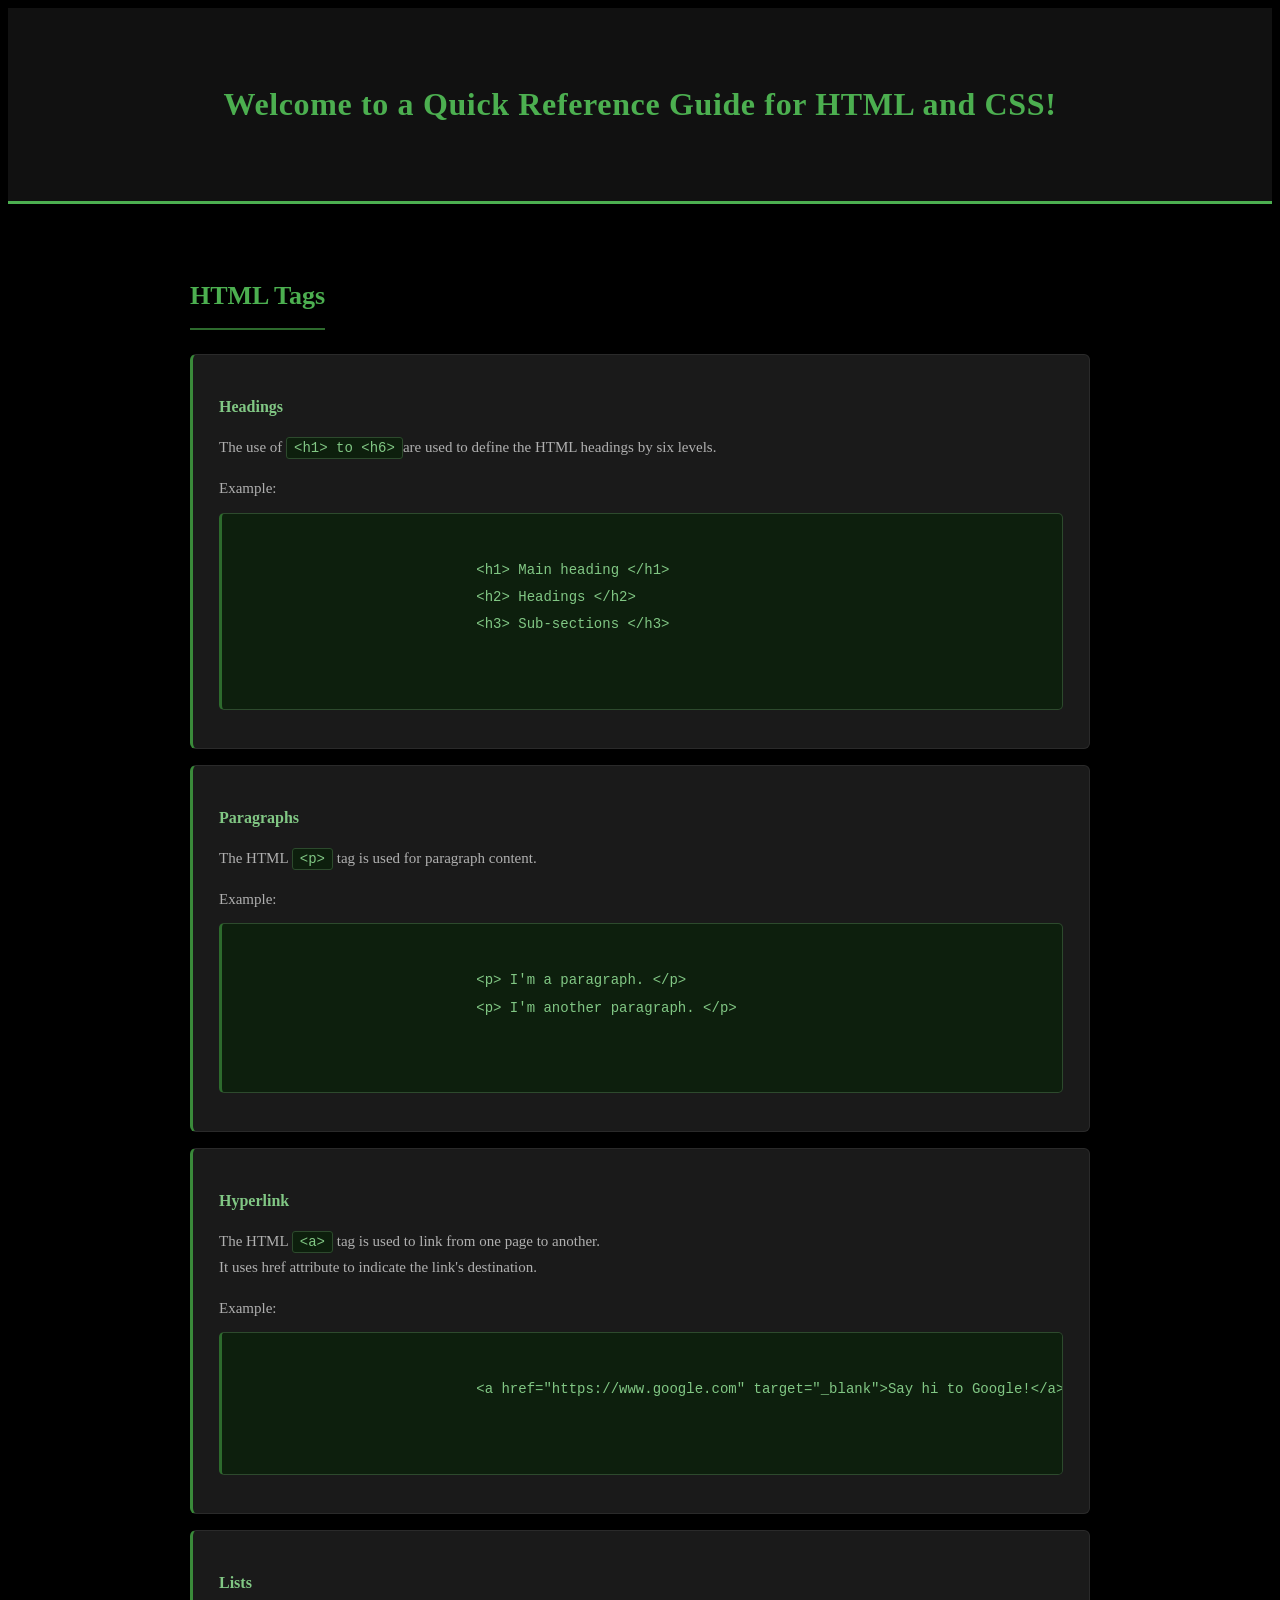
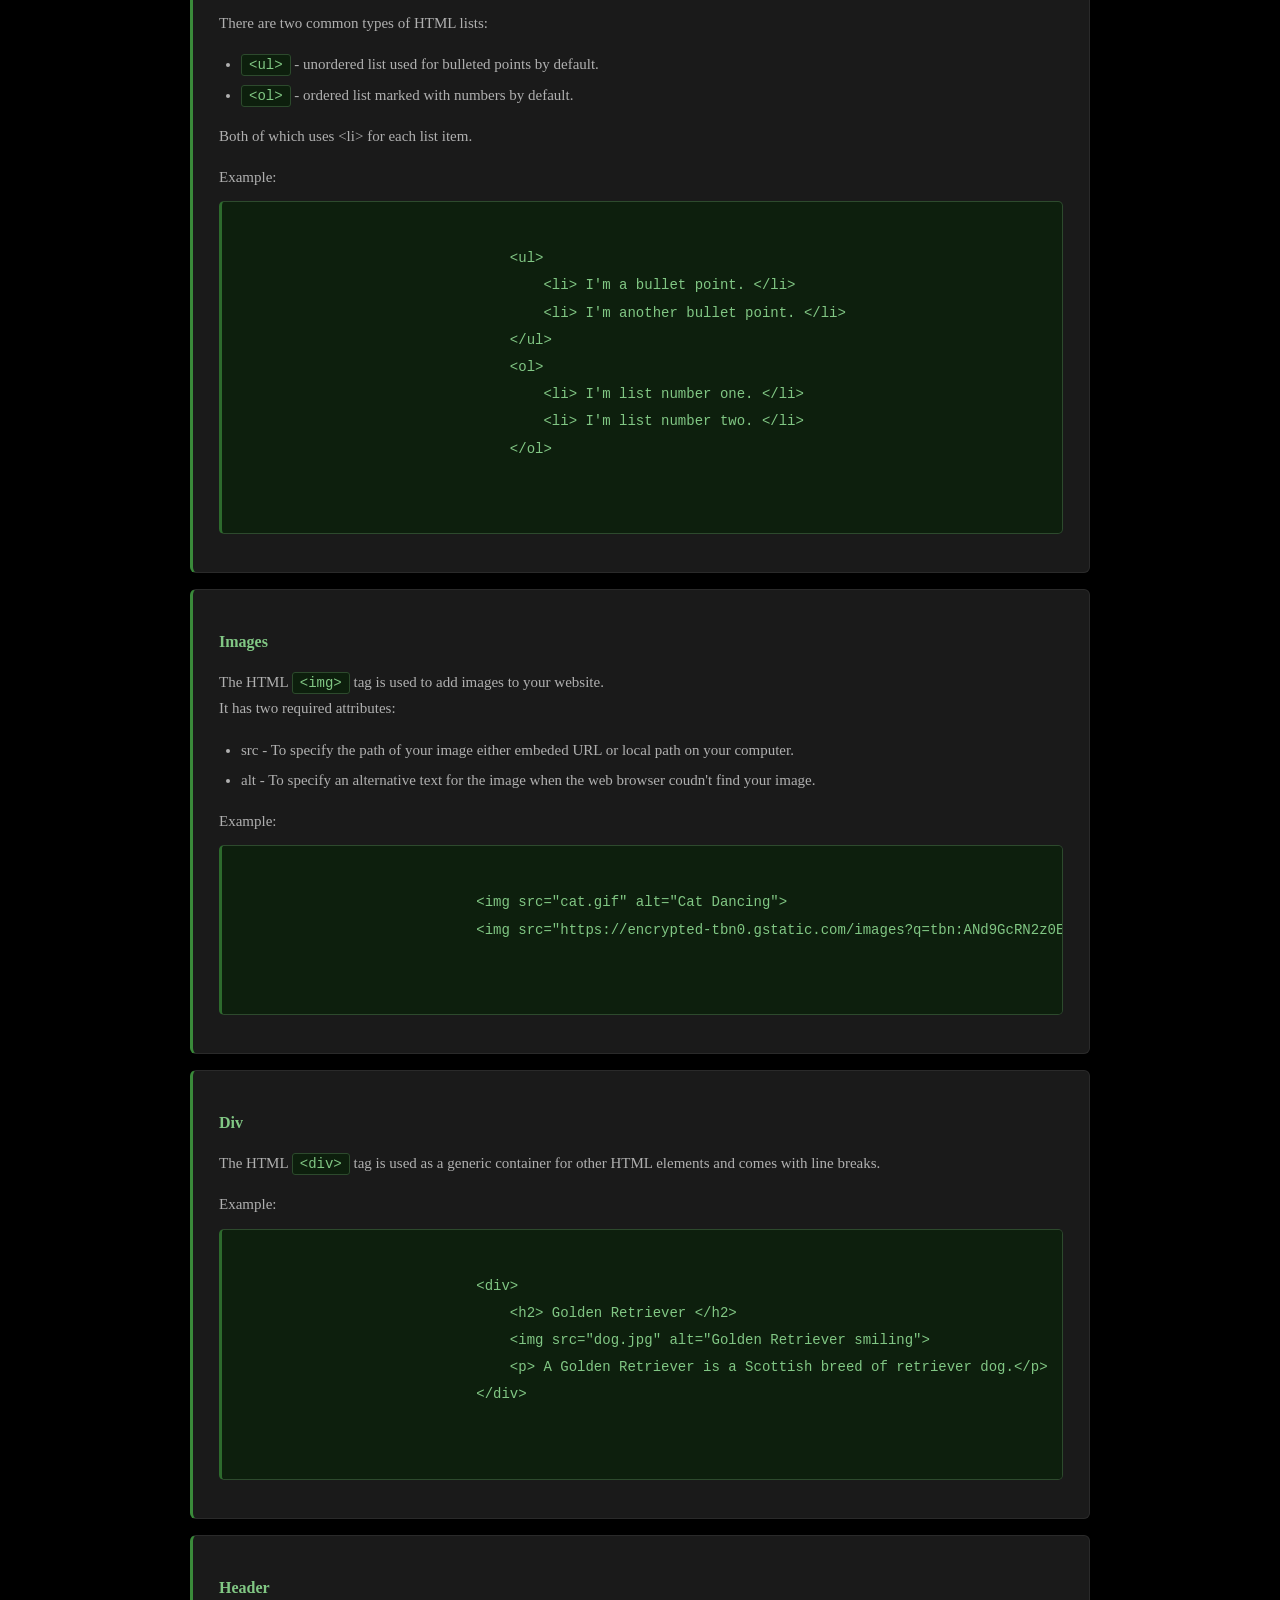
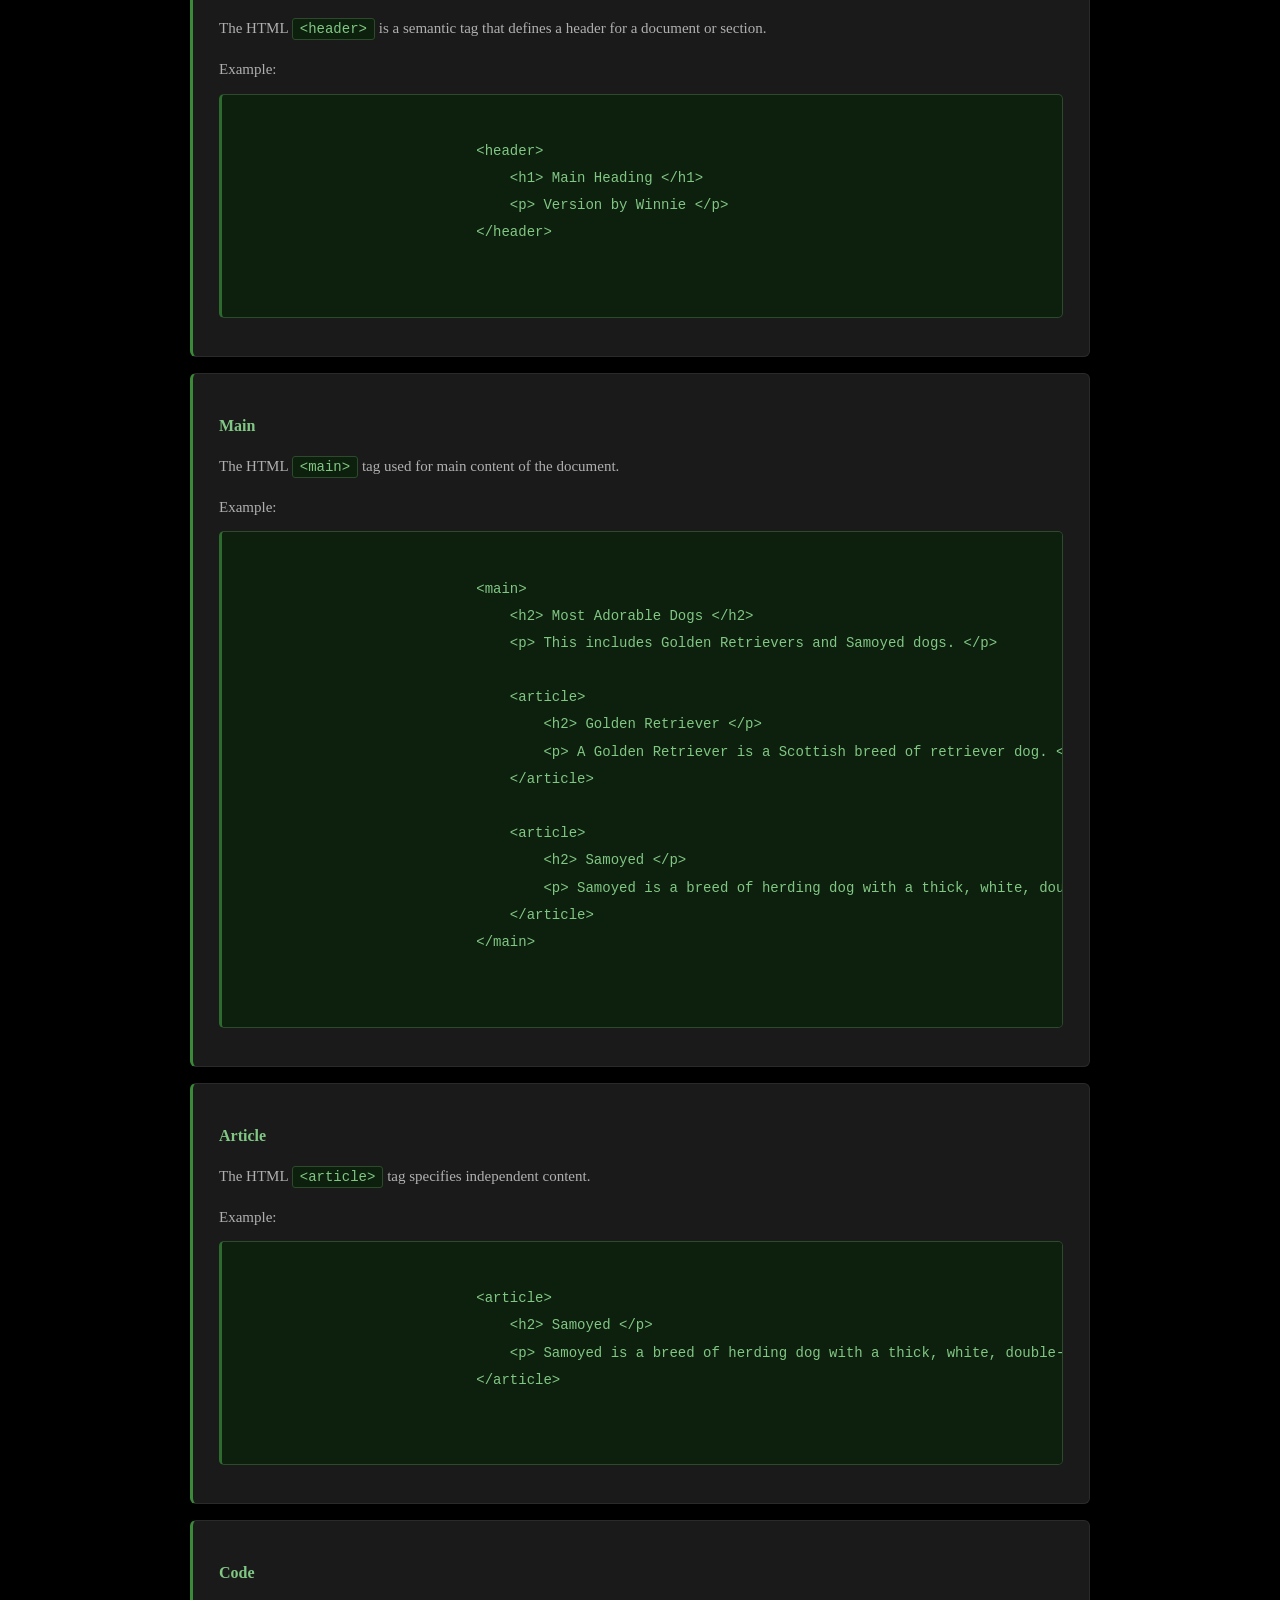
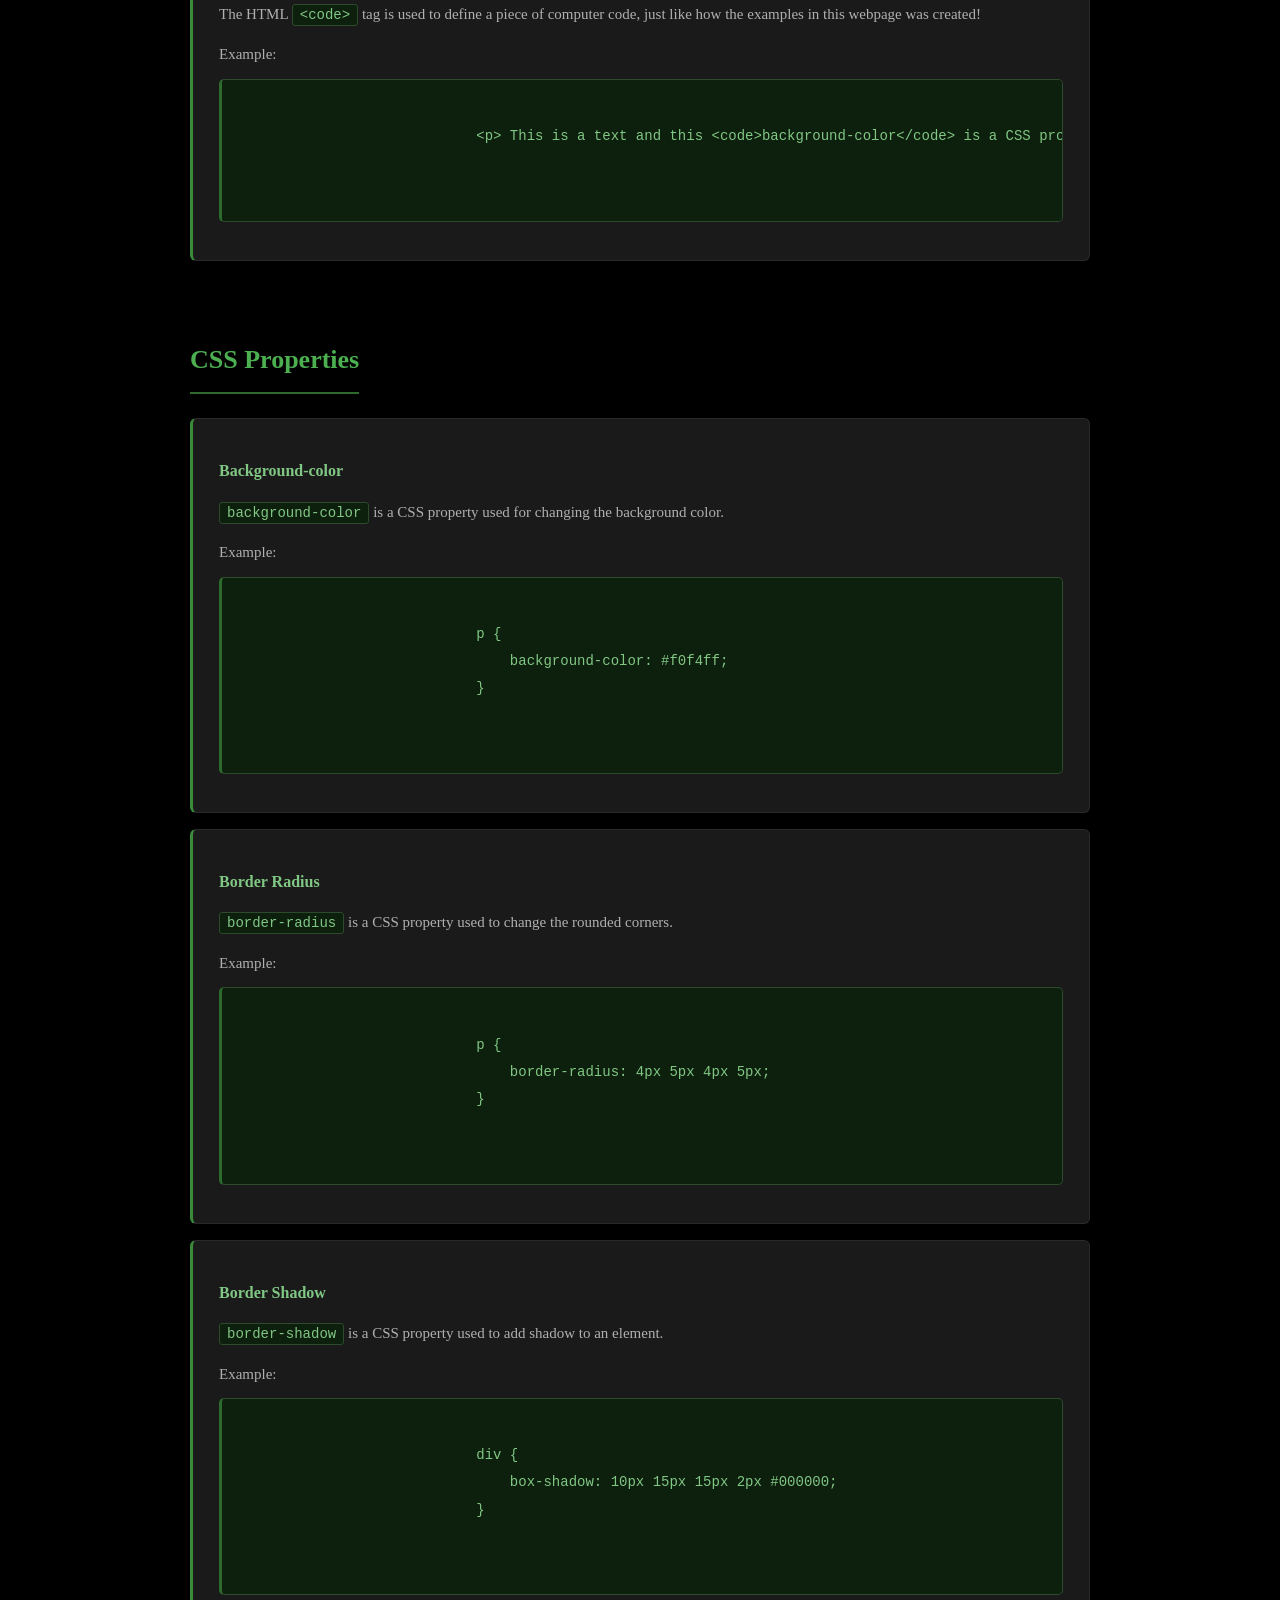
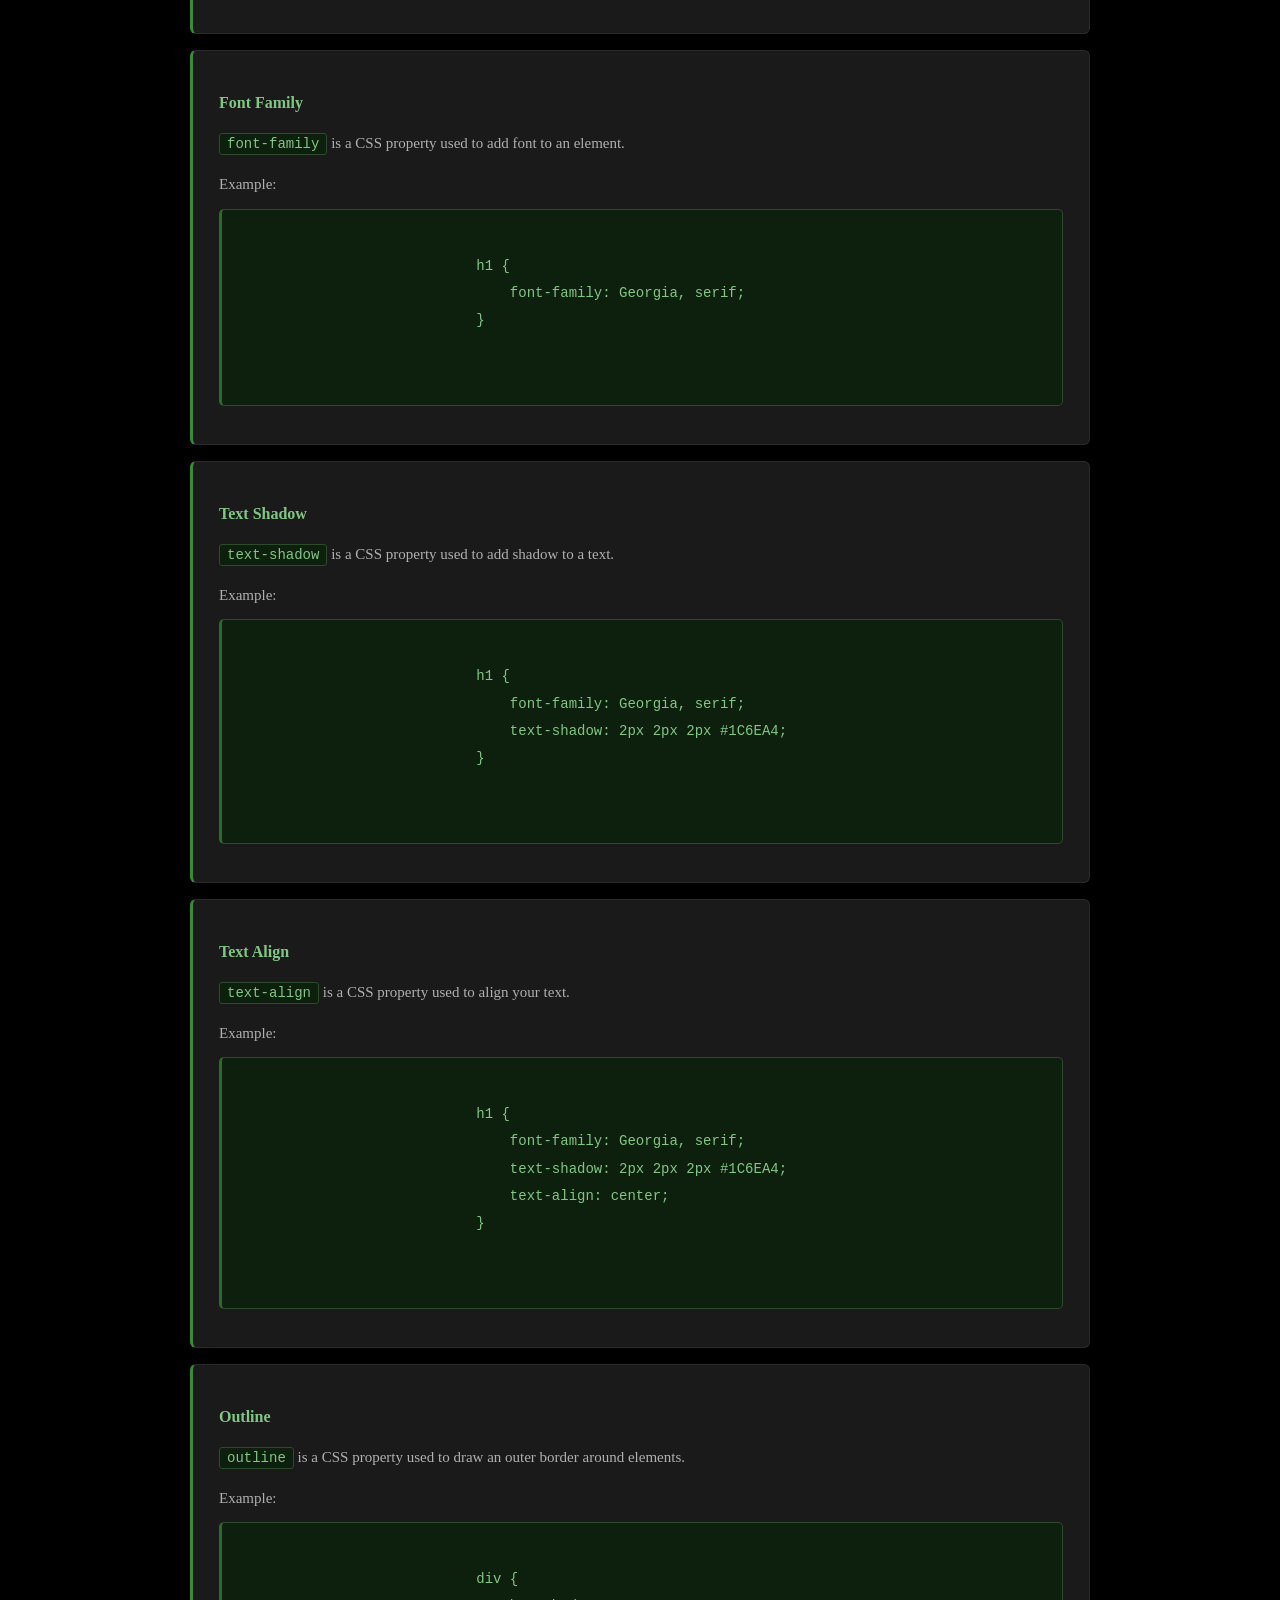
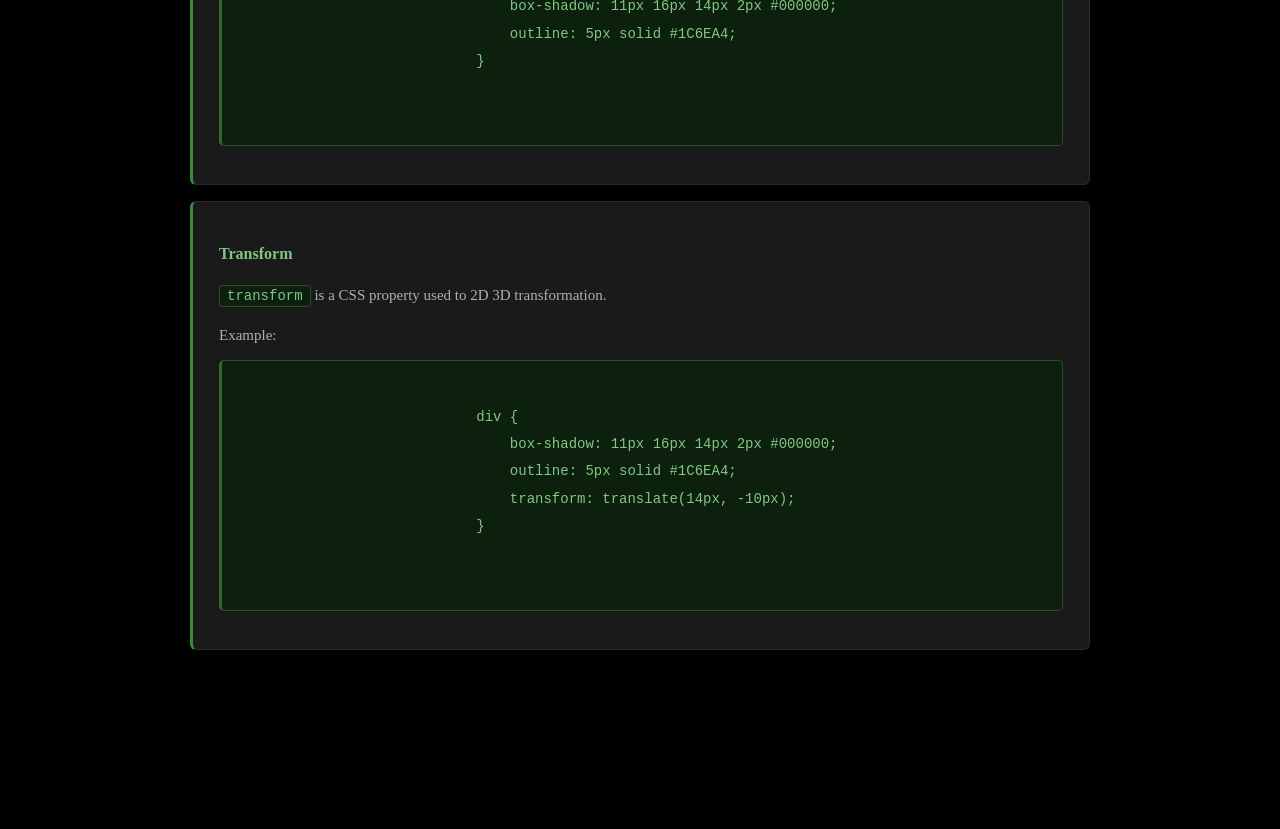
<file: Chapter-1-Introduction to HTML and CSS/01-HTML and CSS Resource/index.html>
<!DOCTYPE html>
<html lang="en">
    <head> 
        <meta charset="UTF-8"> <!-- This specifies the character encoding for the document -->
        <meta name="viewport" content="width=device-width, initial-scale=1.0"> <!-- This meta tag is used to control the layout on mobile browsers. -->
        <title>HTML and CSS Resource</title> <!-- This is the title of page seen on the broswer's tab -->
        <link rel="stylesheet" href="style.css" />
    </head>
    <body>
        <header>
            <div class="header">
            <h1> Welcome to a Quick Reference Guide for HTML and CSS!</h1>
            </div>
        </header>

        <!-- HTML TAGS-->
        <main>
            <section class="section">
                <h2 class="section-title">HTML Tags</h2>

            <!-- HEADINGS-->
                <article class="card">
                    <h3 class="card-title"> Headings</h3>
                    <p>The use of <code>&lt;h1&gt; to &lt;h6&gt;</code>are used to define the HTML headings by six levels.</p>
                    <p>Example:</p>
                    <pre>
                        <code>
                            &lt;h1&gt; Main heading &lt;/h1&gt;
                            &lt;h2&gt; Headings &lt;/h2&gt;
                            &lt;h3&gt; Sub-sections &lt;/h3&gt;
                        </code>
                    </pre>
                </article>

            <!-- PARAGRAPH -->
                <article class="card">
                    <h3 class="card-title"> Paragraphs</h3>
                    <p>The HTML <code>&lt;p&gt;</code> tag is used for paragraph content.</p>
                    <p>Example:</p>
                    <pre>
                        <code>
                            &lt;p&gt; I'm a paragraph. &lt;/p&gt;
                            &lt;p&gt; I'm another paragraph. &lt;/p&gt;
                        </code>
                    </pre>
                </article>

            <!-- A LINK-->
                <article class="card">
                    <h3 class="card-title"> Hyperlink</h3>
                    <p>The HTML <code>&lt;a&gt;</code> tag is used to link from one page to another. <br>
                        It uses href attribute to indicate the link's destination.
                    </p>
                    <p>Example:</p>
                    <pre>
                        <code>
                            &lt;a href="https://www.google.com" target="_blank">Say hi to Google!&lt;/a&gt;
                        </code>
                    </pre>
                </article>
    
            <!-- LISTS -->
                <article class="card">
                    <h3 class="card-title"> Lists</h3>
                    <p>There are two common types of HTML lists: <br>
                    <ul>
                        <li><code>&lt;ul&gt;</code> - unordered list used for bulleted points by default. <br></li>
                        <li><code>&lt;ol&gt;</code> - ordered list marked with numbers by default.</li>
                    </ul>
                    </p>
                    <p>Both of which uses &lt;li&gt; for each list item.</p>
                        <p>Example:</p>
                        <pre>
                            <code>
                                &lt;ul&gt;
                                    &lt;li&gt; I'm a bullet point. &lt;/li&gt;
                                    &lt;li&gt; I'm another bullet point. &lt;/li&gt;
                                &lt;/ul&gt;
                                &lt;ol&gt;
                                    &lt;li&gt; I'm list number one. &lt;/li&gt;
                                    &lt;li&gt; I'm list number two. &lt;/li&gt;
                                &lt;/ol&gt;
                            </code>
                        </pre>
                </article>

            <!-- IMAGES -->
                <article class="card">
                    <h3 class="card-title"> Images</h3>
                    <p>The HTML <code>&lt;img&gt;</code> tag is used to add images to your website.<br>
                        It has two required attributes: <br>
                        <ul>
                            <li> src - To specify the path of your image either embeded URL or local path on your computer.</li>
                            <li> alt - To specify an alternative text for the image when the web browser coudn't find your image. </li>
                        </ul>
                    </p>
                    <p>Example:</p>
                    <pre>
                        <code>
                            &lt;img src="cat.gif" alt="Cat Dancing"&gt; 
                            &lt;img src="https://encrypted-tbn0.gstatic.com/images?q=tbn:ANd9GcRN2z0ERwXQUqH29urPuzWueLXKhJAY6SMyAA&s" alt="Golden Retriever smiling"&gt;
                        </code>
                    </pre>
                </article>

            <!-- DIV -->
                <article class="card">
                    <h3 class="card-title"> Div</h3>
                    <p>The HTML <code>&lt;div&gt;</code> tag is used as a generic container for other HTML elements and comes with line breaks.</p>
                    <p>Example:</p>
                    <pre>
                        <code>
                            &lt;div&gt;
                                &lt;h2&gt; Golden Retriever &lt;/h2&gt;
                                &lt;img src="dog.jpg" alt="Golden Retriever smiling"&gt;
                                &lt;p&gt; A Golden Retriever is a Scottish breed of retriever dog.&lt;/p&gt;
                            &lt;/div&gt;
                        </code>
                    </pre>
                </article>
            
            <!-- HEADER -->
                <article class="card">
                    <h3 class="card-title"> Header</h3>
                    <p>The HTML <code>&lt;header&gt;</code> is a semantic tag that defines a header for a document or section.</p>
                    <p>Example:</p>
                    <pre>
                        <code>
                            &lt;header&gt;
                                &lt;h1&gt; Main Heading &lt;/h1&gt;
                                &lt;p&gt; Version by Winnie &lt;/p&gt;
                            &lt;/header&gt;
                        </code>
                    </pre>
                </article>
        
            <!-- MAIN -->
                <article class="card">
                    <h3 class="card-title"> Main</h3>
                    <p>The HTML <code>&lt;main&gt;</code> tag used for main content of the document.</p>
                    <p>Example:</p>
                    <pre>
                        <code>
                            &lt;main&gt;
                                &lt;h2&gt; Most Adorable Dogs &lt;/h2&gt;
                                &lt;p&gt; This includes Golden Retrievers and Samoyed dogs. &lt;/p&gt;
                            
                                &lt;article&gt;
                                    &lt;h2&gt; Golden Retriever &lt;/p&gt;
                                    &lt;p&gt; A Golden Retriever is a Scottish breed of retriever dog. &lt;/p&gt;
                                &lt;/article&gt;

                                &lt;article&gt;
                                    &lt;h2&gt; Samoyed &lt;/p&gt;
                                    &lt;p&gt; Samoyed is a breed of herding dog with a thick, white, double-layered coat. &lt;/p&gt;
                                &lt;/article&gt;
                            &lt;/main&gt;
                        </code>
                    </pre>
                </article>
        
            <!-- ARTICLE -->
                <article class="card">
                    <h3 class="card-title"> Article</h3>
                    <p>The HTML <code>&lt;article&gt;</code> tag specifies independent content.</p>
                    <p>Example:</p>
                    <pre>
                        <code>
                            &lt;article&gt;
                                &lt;h2&gt; Samoyed &lt;/p&gt;
                                &lt;p&gt; Samoyed is a breed of herding dog with a thick, white, double-layered coat. &lt;/p&gt;
                            &lt;/article&gt;
                        </code>
                    </pre>
                </article>
        
            <!-- CODE -->
                <article class="card">
                    <h3 class="card-title"> Code</h3>
                    <p>The HTML <code>&lt;code&gt;</code> tag is used to define a piece of computer code, just like how the examples in this webpage was created! </p>
                    <p>Example:</p>
                    <pre>
                        <code>
                            &lt;p&gt; This is a text and this &lt;code&gt;background-color&lt;/code&gt; is a CSS property code.&lt;/p&gt;
                        </code>
                    </pre>
                </article>
            </section>

            <!-- CSS properties-->
            <section class="section">
                <h2 class="section-title">CSS Properties</h2>

            <!-- BACKGROUND COLOR -->
                <article class="card">
                    <h3 class="card-title"> Background-color</h3>
                    <p> <code>background-color</code> is a CSS property used for changing the background color.</p>
                    <p>Example:</p>
                    <pre>
                        <code>
                            p {
                                background-color: #f0f4ff;
                            }
                        </code>
                    </pre>
                </article>

            <!-- BORDER RADIUS -->
                <article class="card">
                    <h3 class="card-title"> Border Radius</h3>
                    <p> <code>border-radius</code> is a CSS property used to change the rounded corners.</p>
                    <p>Example:</p>
                    <pre>
                        <code>
                            p {
                                border-radius: 4px 5px 4px 5px;
                            }
                        </code>
                    </pre>
                </article>

                <!-- BORDER SHADOW -->
                <article class="card">
                    <h3 class="card-title"> Border Shadow</h3>
                    <p> <code>border-shadow</code> is a CSS property used to add shadow to an element.</p>
                    <p>Example:</p>
                    <pre>
                        <code>
                            div {
                                box-shadow: 10px 15px 15px 2px #000000;
                            }
                        </code>
                    </pre>
                </article>

                <!-- FONT-FAMILY -->
                <article class="card">
                    <h3 class="card-title"> Font Family</h3>
                    <p> <code>font-family</code> is a CSS property used to add font to an element.</p>
                    <p>Example:</p>
                    <pre>
                        <code>
                            h1 {
                                font-family: Georgia, serif;
                            }
                        </code>
                    </pre>
                </article>

                <!-- TEXT SHADOW -->
                <article class="card">
                    <h3 class="card-title"> Text Shadow</h3>
                    <p> <code>text-shadow</code> is a CSS property used to add shadow to a text.</p>
                    <p>Example:</p>
                    <pre>
                        <code>
                            h1 {
                                font-family: Georgia, serif;
                                text-shadow: 2px 2px 2px #1C6EA4;
                            }
                        </code>
                    </pre>
                </article>

                <!-- TEXT ALIGN -->
                <article class="card">
                    <h3 class="card-title"> Text Align</h3>
                    <p> <code>text-align</code> is a CSS property used to align your text.</p>
                    <p>Example:</p>
                    <pre>
                        <code>
                            h1 {
                                font-family: Georgia, serif;
                                text-shadow: 2px 2px 2px #1C6EA4;
                                text-align: center;
                            }
                        </code>
                    </pre>
                </article>

                <!-- OUTLINE -->
                <article class="card">
                    <h3 class="card-title"> Outline</h3>
                    <p> <code>outline</code> is a CSS property used to draw an outer border around elements.</p>
                    <p>Example:</p>
                    <pre>
                        <code>
                            div {
                                box-shadow: 11px 16px 14px 2px #000000;
                                outline: 5px solid #1C6EA4;
                            }
                        </code>
                    </pre>
                </article>

                <!-- TRANSFORM -->
                <article class="card">
                    <h3 class="card-title"> Transform</h3>
                    <p> <code>transform</code> is a CSS property used to 2D 3D transformation.</p>
                    <p>Example:</p>
                    <pre>
                        <code>
                            div {
                                box-shadow: 11px 16px 14px 2px #000000; 
                                outline: 5px solid #1C6EA4;
                                transform: translate(14px, -10px);
                            }
                        </code>
                    </pre>
                </article>
            </section>
        </main>
    </body>
</html>
</file>
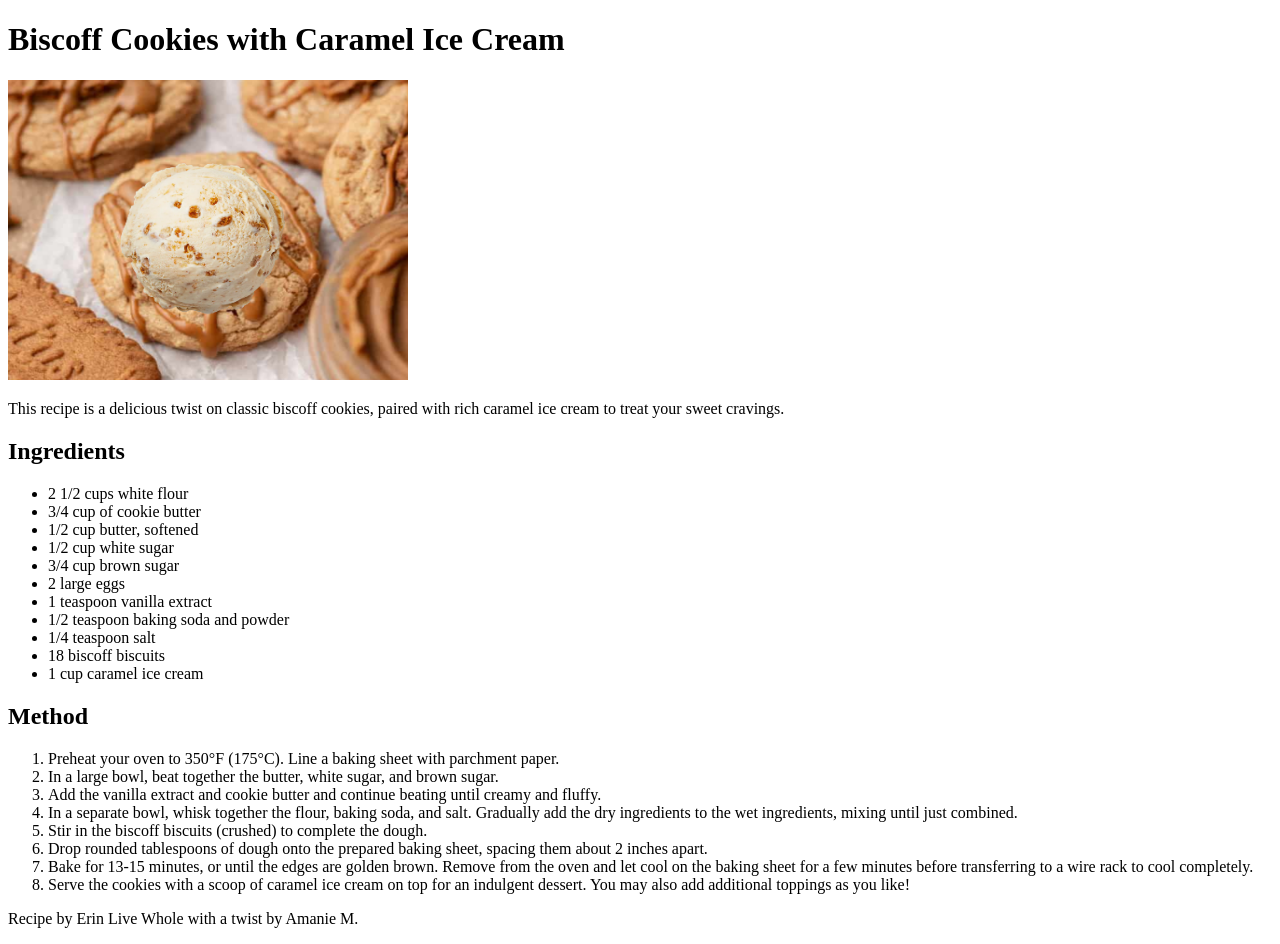
<file: Chapter-1-Introduction to HTML and CSS/01-RecipePage/index.html>
<!DOCTYPE html>
<html lang="en"> <!-- This is the main HTML tag that defines the language of the document which is English -->
    <head> <!-- This is the head section of the document. Mostly used for metadata and CSS styles -->
        <meta charset="UTF-8"> <!-- This specifies the character encoding for the document -->
        <meta name="viewport" content="width=device-width, initial-scale=1.0"> <!-- This meta tag is used to control the layout on mobile browsers. -->
        <title>Recipe Page</title> <!-- This is the title of page seen on the broswer's tab -->
    </head>
    <body> <!-- This is the body section of the document. This is where the actual content of the page goes -->
        <header> <!-- This is the header section of the document -->
            <h1>Biscoff Cookies with Caramel Ice Cream</h1>
            <img src="Cookie_Biscoff.png" alt="Biscoff Cookie w/ Caramel Ice Cream" width="400" height="300"> <!-- This is an image tag for displaying the cookie image -->
        </header> 
        <main> <!-- This is the main content section of the document-->
            <section> <!-- This is the actual section for the recipe content-->
                <p>This recipe is a delicious twist on classic biscoff cookies, paired with rich caramel ice cream to treat your sweet cravings.</p> <!-- This is description for the recipe, hence to why I used <p> tag to make the text in a paragraph -->
                <h2>Ingredients</h2> <!-- This is the heading for the ingredients section. <h2> was used because it is a subheading to the main heading -->
                <ul> <!-- This is an unordered list for the ingredients section. <ul> was used because it in a bullet point format (not in ordered list) -->
                    <li>2 1/2 cups white flour</li> <!-- <li> was used as a list item -->
                    <li>3/4 cup of cookie butter</li>
                    <li>1/2 cup butter, softened</li>
                    <li>1/2 cup white sugar</li>
                    <li>3/4 cup brown sugar</li>
                    <li>2 large eggs</li>
                    <li>1 teaspoon vanilla extract</li>
                    <li>1/2 teaspoon baking soda and powder</li>
                    <li>1/4 teaspoon salt</li>
                    <li>18 biscoff biscuits</li>
                    <li>1 cup caramel ice cream</li>
                </ul>
                <h2>Method</h2> <!-- This is the heading for the method section. <h2> was used because it is a subheading to the main heading -->
                <ol> <!-- This is an ordered list for the method section. <ol> was used because it in a numbered format -->
                    <li>Preheat your oven to 350°F (175°C). Line a baking sheet with parchment paper.</li>
                    <li>In a large bowl, beat together the butter, white sugar, and brown sugar.</li>
                    <li>Add the vanilla extract and cookie butter and continue beating until creamy and fluffy.</li>
                    <li>In a separate bowl, whisk together the flour, baking soda, and salt. Gradually add the dry ingredients to the wet ingredients, mixing until just combined.</li>
                    <li>Stir in the biscoff biscuits (crushed) to complete the dough.</li>
                    <li>Drop rounded tablespoons of dough onto the prepared baking sheet, spacing them about 2 inches apart.</li>
                    <li>Bake for 13-15 minutes, or until the edges are golden brown. Remove from the oven and let cool on the baking sheet for a few minutes before transferring to a wire rack to cool completely.</li>
                    <li>Serve the cookies with a scoop of caramel ice cream on top for an indulgent dessert. You may also add additional toppings as you like!</li>
                </ol>
            </section>
        </main>
        <footer><p>Recipe by Erin Live Whole with a twist by Amanie M.</p></footer> <!-- This is the footer section of the document -->
    </body>
</html>
</file>
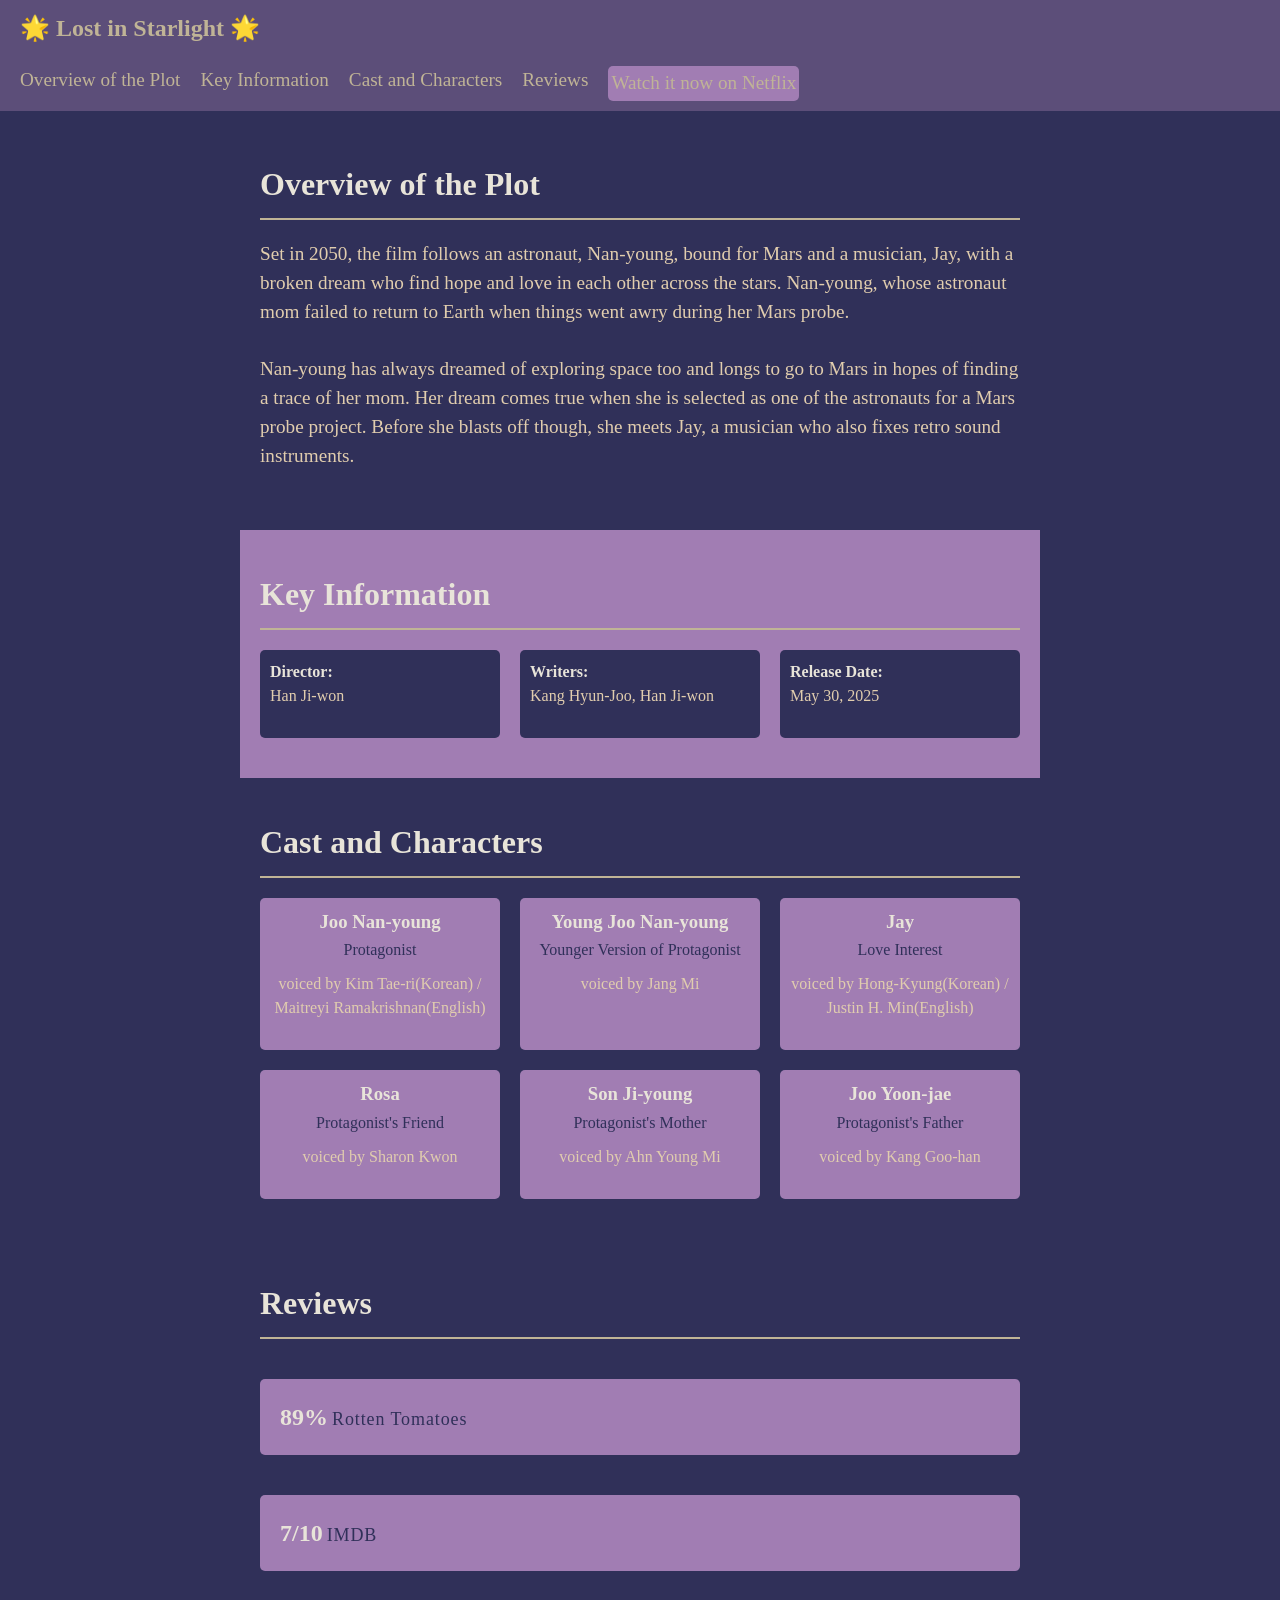
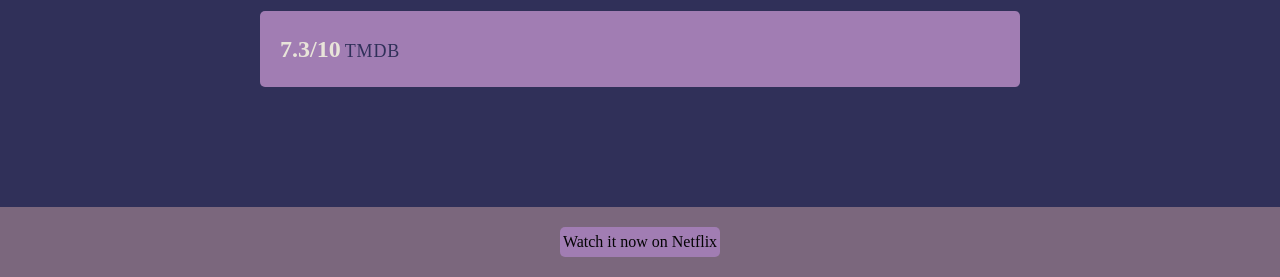
<file: Chapter-2-Links and navigation/02-OnepageWebsite/index.html>
<!DOCTYPE html>
<html lang="en">
    <head>
        <meta charset="UTF-8"> <!-- This specifies the character encoding for the document -->
        <meta name="viewport" content="width=device-width, initial-scale=1.0">
        <title>Lost in Starlight</title>
        <link rel="stylesheet" href="Onepage.css" />
    </head>
    <body> <!-- overview of the plot, key information, cast and/or creative team, characters and any reviews you can find-->
        
        <!-- NAVIGATION -->
        <nav class="navibar"> <!-- nav bar at the top which allows the user to quickly navigate to sections further down the page (anchor Ids) -->
            <span>
                <h1>🌟 Lost in Starlight 🌟</h1>
            </span>
                <ul class="navi-link">
                    <li><a href="#Plot">Overview of the Plot</a></li>
                    <li><a href="#Information">Key Information</a></li>
                    <li><a href="#cast-and-characters">Cast and Characters</a></li>
                    <li><a href="#reviews">Reviews</a></li>
                    <li>
                        <a href="https://www.google.com/url?sa=t&source=web&rct=j&opi=89978449&url=https://www.netflix.com/title/81664623&ved=2ahUKEwixhPTckP2TAxW_UaQEHcxuLFoQFnoECCAQAQ&usg=AOvVaw22NrYnWTuZ1JkoyhBs_9R2" target="_blank" class="button">Watch it now on Netflix</a>
                    </li>
                </ul>
        </nav> 
        
        <!-- PLOT  -->
        <section id="Plot" class="overview">
            <h2 class="section-heading">Overview of the Plot</h2>
            <div class="overview-content">
                <p> Set in 2050, the film follows an astronaut, Nan-young, bound for Mars and a musician, Jay, with a broken dream who find hope and love in each other across the stars. Nan-young, whose astronaut mom failed to return to Earth when things went awry during her Mars probe. <br></br> Nan-young has always dreamed of exploring space too and longs to go to Mars in hopes of finding a trace of her mom. Her dream comes true when she is selected as one of the astronauts for a Mars probe project. Before she blasts off though, she meets Jay, a musician who also fixes retro sound instruments.</p>
            </div>
        </section>

        <!-- KEY INFORMATION -->

        <section id="Information" class="key-dark">
            <h2 class="section-heading">Key Information</h2>
            <div class="key-grid">
                <div class="key-card">
                    <span class="key-label">Director:</span>
                    <p>Han Ji-won</p>
                </div>
                <div class="key-card">
                    <span class="key-label">Writers:</span>
                    <p>Kang Hyun-Joo, Han Ji-won</p>
                </div>
                <div class="key-card">
                    <span class="key-label">Release Date:</span>
                    <p>May 30, 2025</p>
                </div>
            </div>
        </section>

        <!-- CAST AND CHARACTERS -->

        <section id="cast-and-characters" class="overview">
            <h2 class="section-heading">Cast and Characters</h2>
            <div class="cast-content">

                <!-- Cast Cards-->
                <div class="cast-card">
                    <div class="cast-info">
                        <h3 class="cast-name">Joo Nan-young</h3> 
                        <p class="cast-role"> Protagonist</p>
                        <p class="cast-voice">voiced by Kim Tae-ri(Korean) / Maitreyi Ramakrishnan(English)</p>
                    </div>
                </div>
                <div class="cast-card">
                    <div class="cast-info">
                        <h3 class="cast-name">Young Joo Nan-young</h3>
                        <p class="cast-role"> Younger Version of Protagonist</p>
                        <p class="cast-voice">voiced by Jang Mi</p>
                    </div>
                </div>
                <div class="cast-card">
                    <div class="cast-info">
                        <h3 class="cast-name">Jay</h3>
                        <p class="cast-role"> Love Interest</p>
                        <p class="cast-voice">voiced by Hong-Kyung(Korean) / Justin H. Min(English)</p>
                    </div>
                </div>
                <div class="cast-card">
                    <div class="cast-info">
                        <h3 class="cast-name">Rosa</h3>
                        <p class="cast-role"> Protagonist's Friend</p>
                        <p class="cast-voice">voiced by Sharon Kwon</p>
                    </div>
                </div>
                <div class="cast-card">
                    <div class="cast-info">
                        <h3 class="cast-name">Son Ji-young</h3>
                        <p class="cast-role"> Protagonist's Mother</p>
                        <p class="cast-voice">voiced by Ahn Young Mi</p>
                    </div>
                </div>
                <div class="cast-card">
                    <div class="cast-info">
                        <h3 class="cast-name">Joo Yoon-jae</h3>
                        <p class="cast-role"> Protagonist's Father</p>
                        <p class="cast-voice">voiced by Kang Goo-han</p>
                    </div>
                </div>
            </div>
        </section>

        <!-- REVIEWS -->
        <section id="reviews" class="review-content">
            <h2 class="section-heading">Reviews</h2>

            <div class="review">
                <span class="review-rate">89%</span>
                <span class="review-source">Rotten Tomatoes</span>
            </div>
            <div class="review">
                <span class="review-rate">7/10</span>
                <span class="review-source">IMDB</span>
            </div>
            <div class="review">
                <span class="review-rate">7.3/10</span>
                <span class="review-source">TMDB</span>
            </div>
        </section>

        <!-- FOOTER -->
        <footer class="footer">
            <a href="https://www.google.com/url?sa=t&source=web&rct=j&opi=89978449&url=https://www.netflix.com/title/81664623&ved=2ahUKEwixhPTckP2TAxW_UaQEHcxuLFoQFnoECCAQAQ&usg=AOvVaw22NrYnWTuZ1JkoyhBs_9R2" target="_blank" class="button">Watch it now on Netflix</a>
        </footer>
    </body>
</html>
</file>
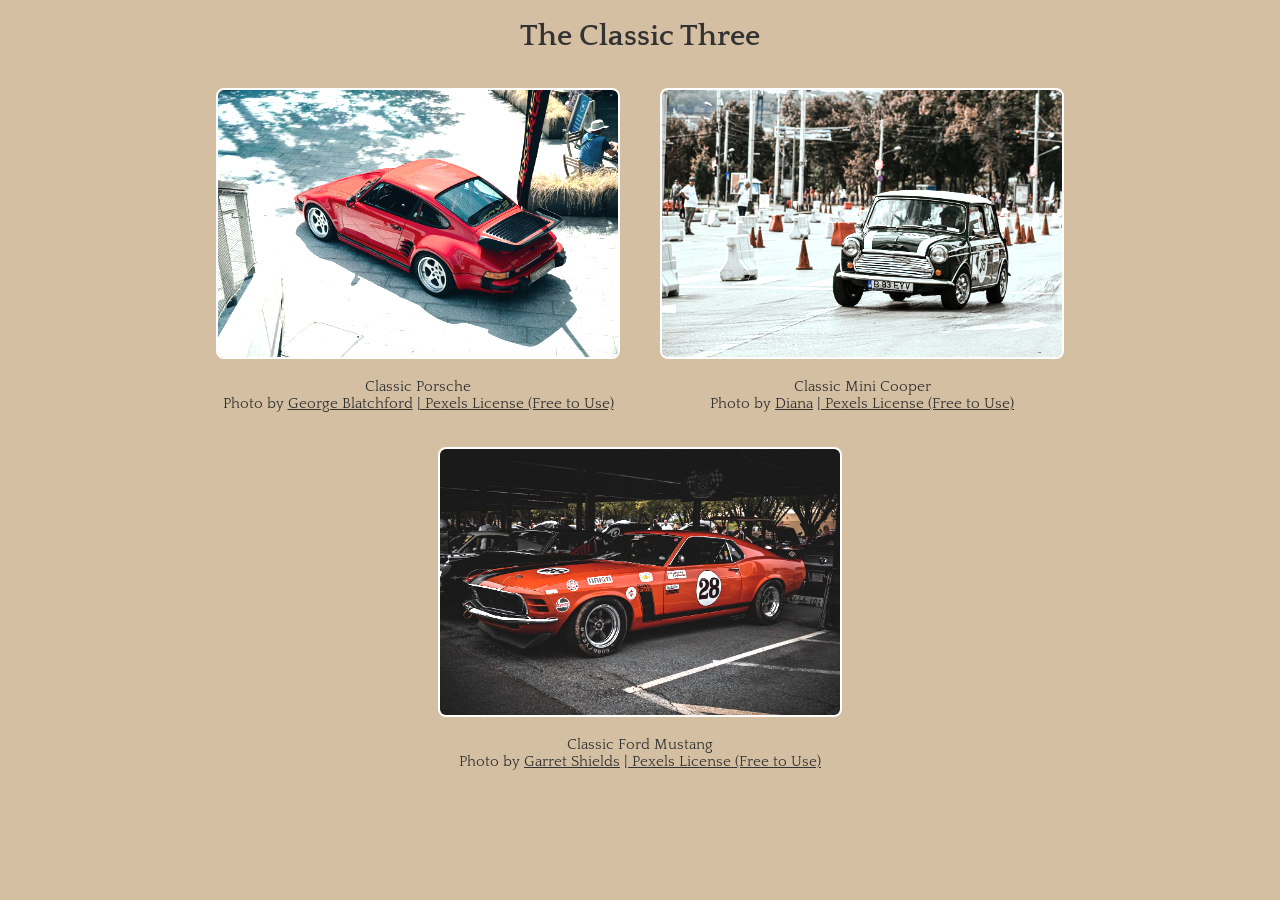
<file: Chapter-3-Images/03-ThreeImages/index.html>
<!DOCTYPE html>
<html lang="en">
    <head>
        <meta charset="UTF-8"> <!-- This specifies the character encoding for the document -->
        <meta name="viewport" content="width=device-width, initial-scale=1.0"> <!-- This meta tag is used to control the layout on mobile browsers. -->
        <link rel="preconnect" href="https://fonts.googleapis.com">
        <link rel="preconnect" href="https://fonts.gstatic.com" crossorigin>
        <link href="https://fonts.googleapis.com/css2?family=Quattrocento:wght@400;700&family=Workbench&display=swap" rel="stylesheet">
        <title>The Classic Three</title> <!-- This is the title of page seen on the broswer's tab -->
        
        <!-- CSS styles for the whole page -->
        
        <style>
            /* CSS styles for body section; paragraph and link elements */
            p,a,body {
                font-family: 'Quattrocento', serif;
                font-size: 15px;
                color: #333;
                margin: 5px 0;
            }
            body {
                background-color: rgb(212, 191, 162);
            }
            /* CSS styles for h1 element */
            h1 {
                font-family: 'Quattrocento', serif;
                font-size: 30px;
                color: #333;
                margin: 20px 0;
                text-align: center;
            }
            /* CSS styles for img element */
            img {
                filter: grayscale(30%) brightness(1.5) contrast(1); /* This filter adds a vintage effect to the images */
                margin: 10px;
                border: 2px solid #ccc;
                border-radius: 8px;
            }
            /* CSS styles for class "pic-content" */
            .pic-content {
                display: flex;
                flex-wrap: wrap;
                gap: 10px;
                justify-content: center;
            }
            /* CSS styles for class "pic-card" */
            .pic-card {
                padding: 5px;
                border-radius: 5px;
                text-align: center;
            }
        </style>
    </head>
    <body>
        <h1>The Classic Three</h1>
        <div class="pic-content">
            <div class="pic-card">
                <img src="images-3/classic-porsche.jpg" alt="Classic Porsche" width="400" height="auto" title="Photo by George Blatchford"> <!-- This is an image tag for displaying the first image with title, alt attributes -->
                <p>Classic Porsche<br> Photo by 
                    <a href="https://www.pexels.com/@george-blatchford-2159158855/" target="_blank">George Blatchford</a>
                    <a href="https://www.pexels.com/photo/classic-red-sports-car-parked-outdoors-in-sunshine-35849577/" target="_blank">| Pexels License (Free to Use)</a>
                </p>
            </div>

            <div class="pic-card">
                <img src="images-3/classic-mini-cooper.jpg" alt="Classic Mini Cooper" width="400" height="auto" title="Photo by Diana"> <!-- This is an image tag for displaying the second image with title, alt attributes -->
                <p>Classic Mini Cooper<br> Photo by 
                    <a href="https://www.pexels.com/@didsss/" target="_blank">Diana</a>
                    <a href="https://www.pexels.com/photo/retro-car-racing-in-city-5660828/" target="_blank">| Pexels License (Free to Use)</a>
                </p>
            </div>

            <div class="pic-card">
                <img src="images-3/classic-ford-mustang.jpg" alt="Classic Ford Mustang" width="400" height="auto" title="Photo by Garret Shields"> <!-- This is an image tag for displaying the third image with title, alt attributes -->
                <p>Classic Ford Mustang<br> Photo by 
                    <a href="https://www.pexels.com/@garret-shields-1929773013/" target="_blank">Garret Shields</a> 
                    <a href="https://www.pexels.com/photo/vintage-ford-mustang-racecar-display-in-tulsa-29067154/" target="_blank">| Pexels License (Free to Use)</a>
                </p>
            </div>
        </div>
    </body>
</html>
</file>
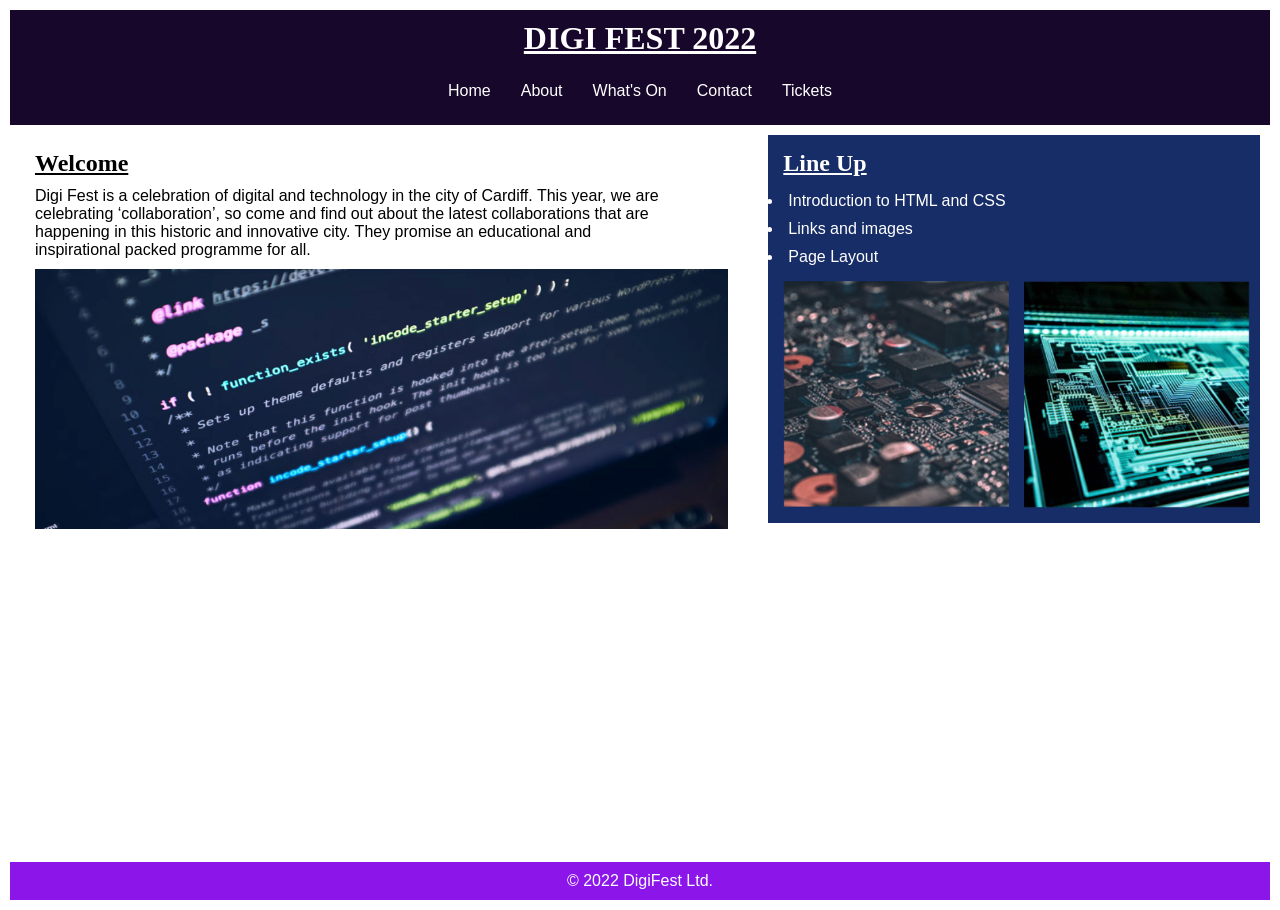
<file: Chapter-4-Page Layout/04-StructuringWebpage/index.html>
<!DOCTYPE html>
<html lang="en">
    <head>
        <meta charset="UTF-8"> <!-- This specifies the character encoding for the document -->
        <meta name="viewport" content="width=device-width, initial-scale=1.0"> <!-- This meta tag is used to control the layout on mobile browsers. -->
        <title>Digi Fest 2022</title> <!-- This is the title of page seen on the broswer's tab -->
        <link rel="stylesheet" href="style.css" />
    </head>
    <body>
        <!-- Header -->
        <header>
            <h1>DIGI FEST 2022</h1>
        
        <!-- Navigation -->
            <nav>
                <ul class="navi-bar">
                    <li><p>Home</p></li>
                    <li><p>About</p></li>
                    <li><p>What's On</p></li>
                    <li><p>Contact</p></li>
                    <li><p>Tickets</p></li>
                </ul>
            </nav>
        </header>

        <!-- Main Content -->
        <main>
            <div class="main-cont">
                <section>
                    <article>
                        <h2>Welcome</h2>
                        <p>Digi Fest is a celebration of digital and technology in the city of Cardiff. This year, we are <br> celebrating ‘collaboration’, so come and find out about the latest collaborations that are <br> happening in this historic and innovative city. They promise an educational and <br> inspirational packed programme for all.</p>
                        <img src="images-text/welcome.png" alt="Welcome to Digi Fest" width="580" height="auto">
                    </article>
                </section>

        <!-- Line Up Content-->
                <aside>
                    <h2>Line Up</h2>
                    <ul>
                        <li>Introduction to HTML and CSS</li>
                        <li>Links and images</li>
                        <li>Page Layout</li>
                    </ul>
                    <div class="side-images">
                        <img src="images-text/line-up.png" alt="Line Up" width="200" height="300">
                        <img src="images-text/line-up2.png" alt="Line Up 2" width="200" height="300">
                    </div>
                </aside>
            </div>
        </main>
        
        <!-- Footer Content-->
        <footer><p>© 2022 DigiFest Ltd.</p></footer>
    </body>
</html>
</file>
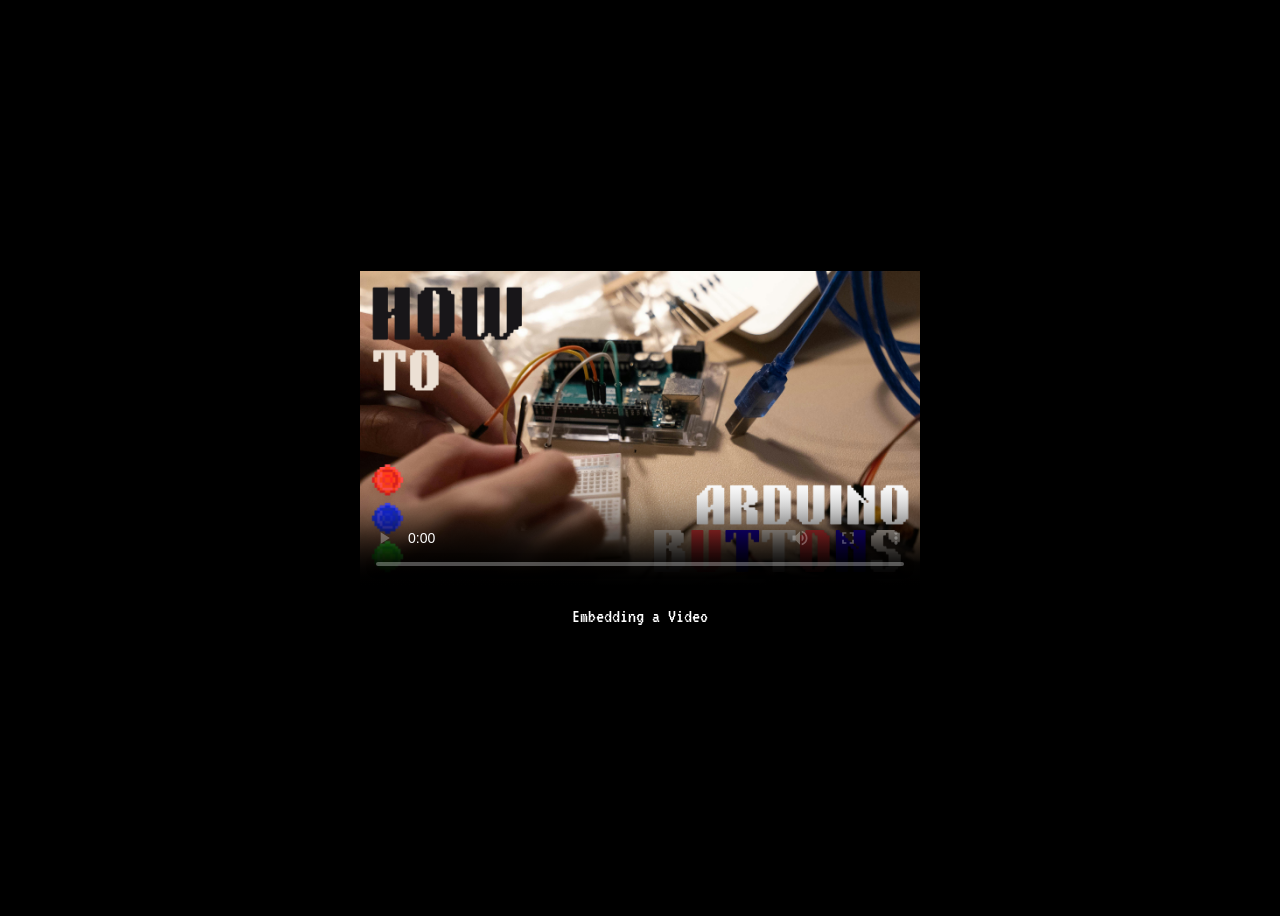
<file: Chapter-5-Embedded Content/05-EmbedVideo/index.html>
<!DOCTYPE html>
<html lang="en">
<head>
    <meta charset="UTF-8"> <!-- This specifies the character encoding for the document -->
    <meta name="viewport" content="width=device-width, initial-scale=1.0">
    <title>Embed Video</title> 

    <!-- CSS styles for the whole page -->

    <style>
        /* CSS styles for the VT323 font via @font-face, footer, video element and body section*/
        @font-face {
            font-family: 'VT323';
            src: url(video-image-text/VT323-Regular.ttf) format('truetype');
        }
        footer {
            margin: 0;
            color: white;
            text-align: center;
            font-family: 'VT323';
            font-size: 20px;
        }
        body {
            background-color: black;
            min-height: 100vh;
            display: flex;
            flex-direction: column;
            justify-content: center;
            align-items: center;
        }
        video {
            background-color: black;
        }
    </style>
</head>
<body>
    <video loop width="560" height="315" poster="video-image-text/poster.png" controls> <!-- Video with thumbnail (poster attribute) that loops -->
        <source src="video-image-text/video-arduino.mp4" type="video/mp4">
        Your browser does not support the video tag.
    </video>
    <footer><p>Embedding a Video</p></footer> <!-- Footer for the page -->
</body>
</html>
</file>
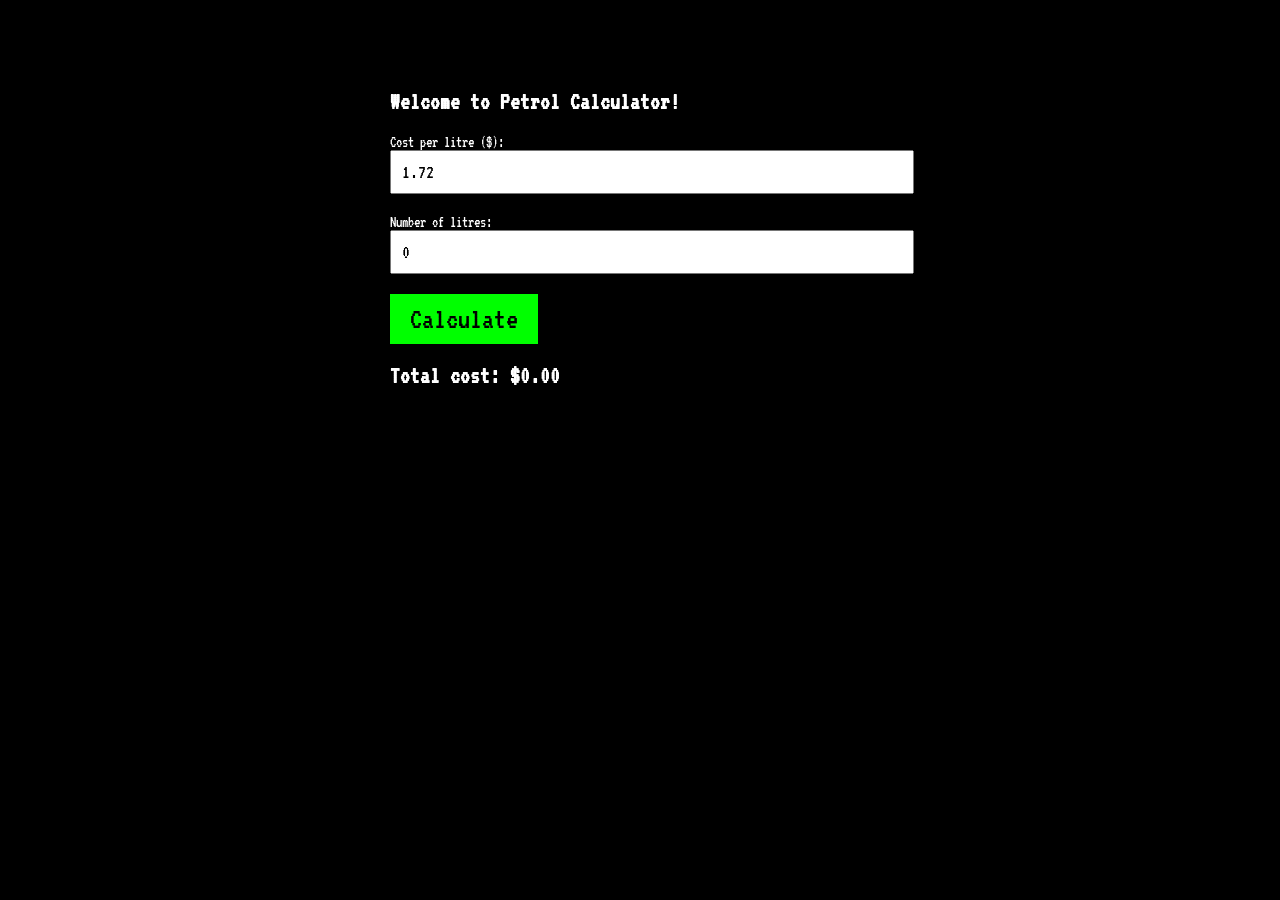
<file: Chapter-6-Javascript/06-PetrolCalculator/index.html>
<!DOCTYPE html>
<html lang="en">
<head>
    <meta charset="UTF-8">
    <meta name="viewport" content="width=device-width, initial-scale=1.0">
    <title>Petrol Calculator</title>
    <link rel="stylesheet" href="style.css" />
</head>
<body>
    <h2>Welcome to Petrol Calculator!</h2>
    <!-- Input field for Cost per litre-->
    <label for="cost">Cost per litre ($):</label>
    <input type="number" id="cost" value="1.72">

    <!-- Input field for Number of litres-->
    <label for="number">Number of litres:</label>
    <input type="number" id="number" value="0">
    
    <!-- Button for Total cost-->
    <button onclick="calculate()">Calculate</button>
    <p id="total">Total cost: $0.00</p>

    <!-- Connecting JavaScript file for calculation -->
    <script src="script.js"></script>
</body>
</html>
</file>
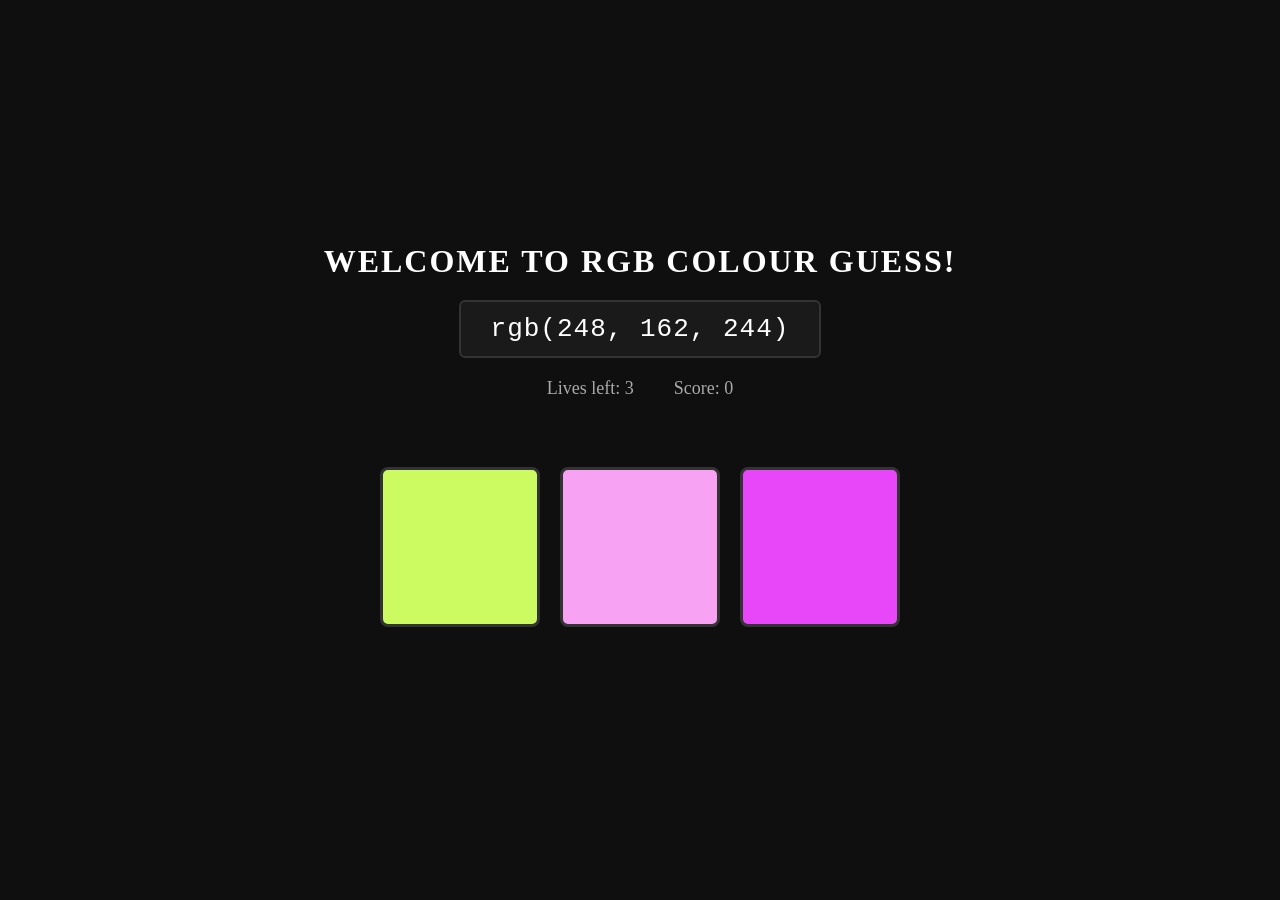
<file: Chapter-6-Javascript/06-RGBGame/index.html>
<!DOCTYPE html>
<html>
<head>
    <meta charset="UTF-8">
    <meta name="viewport" content="width=device-width, initial-scale=1.0">
    <title>RGB Colour Guess Game</title>
    <link rel="stylesheet" href="style.css" />
</head>
<body>
    <h1> Welcome to RGB Colour Guess!</h1>

    <!-- RGB display-->
    <p id="RGB-display"> RGB(255,255,255)</p>

    <!-- Status of the game-->
    <div id="stat">
        <span id="hearts"> Lives left: 3</span>
        <span id="score">Score: 0</span>
    </div>

    <!-- Feedback message-->
    <p id="message"></p>

    <!-- Options -->
    <div id="box">
        <div class="option"></div>
        <div class="option"></div>
        <div class="option"></div>
    </div>

    <!-- Replay button to play again-->
    <button id="replay">Replay</button>

    <!-- Connecting the js file-->
    <script type="text/javascript" src="index.js"></script>
</body>
</html>
</file>
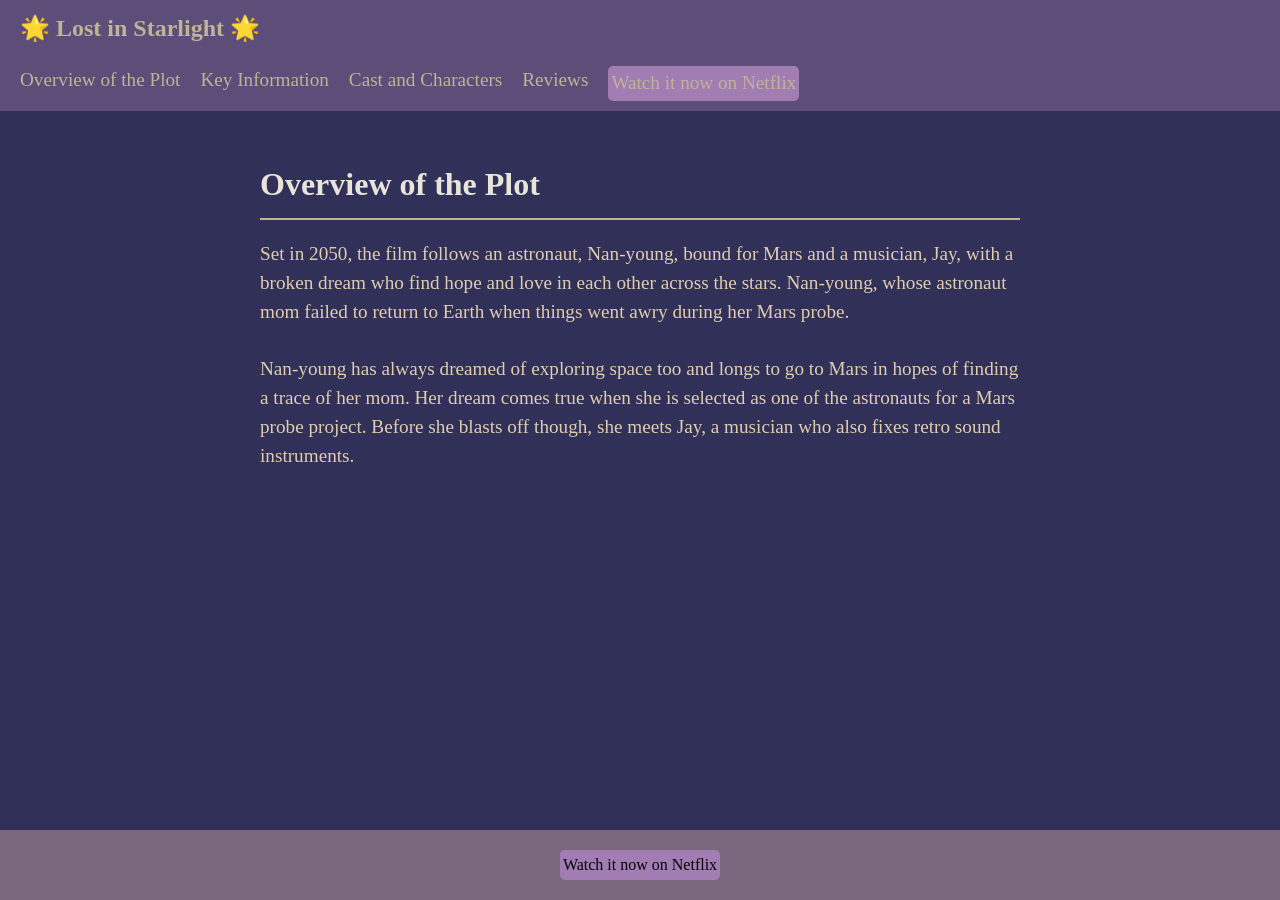
<file: Chapter-2-Links and navigation/02-MultipageWebsite/Plot.html>
<!DOCTYPE html>
<html lang="en">
    <head>
        <meta charset="UTF-8"> <!-- This specifies the character encoding for the document -->
        <meta name="viewport" content="width=device-width, initial-scale=1.0">
        <title>Lost in Starlight</title>
        <link rel="stylesheet" href="MultiPage.css" />
    </head>
    <body> <!-- overview of the plot, key information, cast and/or creative team, characters and any reviews you can find-->
        
        <!-- NAVIGATION -->
        <nav class="navibar"> <!-- nav bar at the top which allows the user to quickly navigate to sections further down the page (anchor Ids) -->
            <span>
                <h1> 🌟 Lost in Starlight 🌟</h1>
            </span>
                <ul class="navi-link">
                    <li><a href="#Plot">Overview of the Plot</a></li>
                    <li><a href="pages/KeyInfo.html">Key Information</a></li>
                    <li><a href="pages/CastCharac.html">Cast and Characters</a></li>
                    <li><a href="pages/Review.html">Reviews</a></li>
                    <li>
                        <a href="https://www.google.com/url?sa=t&source=web&rct=j&opi=89978449&url=https://www.netflix.com/title/81664623&ved=2ahUKEwixhPTckP2TAxW_UaQEHcxuLFoQFnoECCAQAQ&usg=AOvVaw22NrYnWTuZ1JkoyhBs_9R2" target="_blank" class="button">Watch it now on Netflix</a>
                    </li>
                </ul>
        </nav> 
        
        <!-- PLOT  -->
        <main>
            <section id="Plot" class="overview">
                <h2 class="section-heading">Overview of the Plot</h2>
                <div class="overview-content">
                    <p> Set in 2050, the film follows an astronaut, Nan-young, bound for Mars and a musician, Jay, with a broken dream who find hope and love in each other across the stars. Nan-young, whose astronaut mom failed to return to Earth when things went awry during her Mars probe. <br></br> Nan-young has always dreamed of exploring space too and longs to go to Mars in hopes of finding a trace of her mom. Her dream comes true when she is selected as one of the astronauts for a Mars probe project. Before she blasts off though, she meets Jay, a musician who also fixes retro sound instruments.</p>
                </div>
            </section>
        </main>

        <footer class="footer">
            <a href="https://www.google.com/url?sa=t&source=web&rct=j&opi=89978449&url=https://www.netflix.com/title/81664623&ved=2ahUKEwixhPTckP2TAxW_UaQEHcxuLFoQFnoECCAQAQ&usg=AOvVaw22NrYnWTuZ1JkoyhBs_9R2" target="_blank" class="button">Watch it now on Netflix</a>
        </footer>
    </body>
</html>
</file>
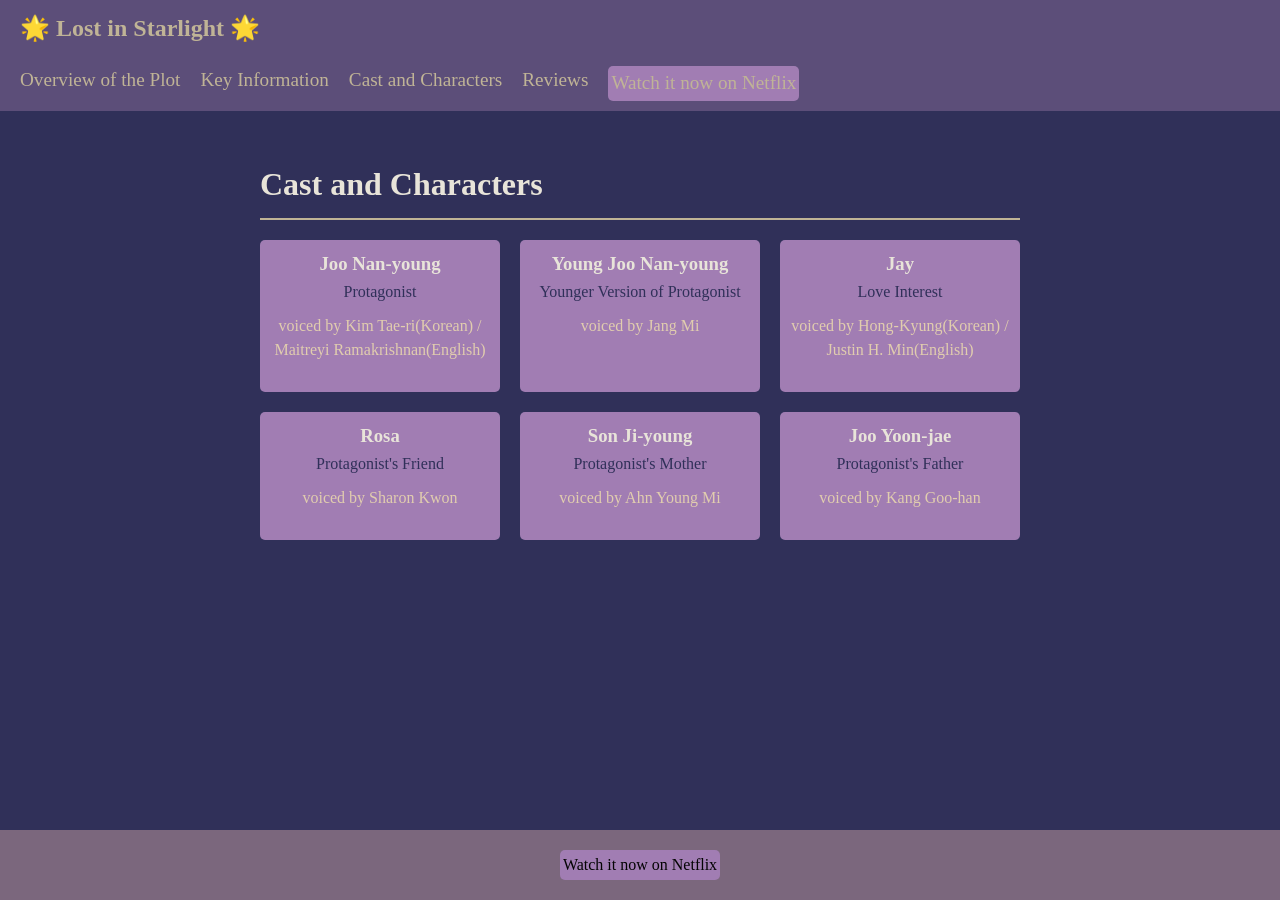
<file: Chapter-2-Links and navigation/02-MultipageWebsite/pages/CastCharac.html>
<!DOCTYPE html>
<html lang="en">
    <head>
        <meta charset="UTF-8"> <!-- This specifies the character encoding for the document -->
        <meta name="viewport" content="width=device-width, initial-scale=1.0">
        <title>Lost in Starlight</title>
        <link rel="stylesheet" href="../MultiPage.css" />
    </head>
    <body> <!-- overview of the plot, key information, cast and/or creative team, characters and any reviews you can find-->
        
        <!-- NAVIGATION -->
        <nav class="navibar"> <!-- nav bar at the top which allows the user to quickly navigate to sections further down the page (anchor Ids) -->
            <span>
                <h1> 🌟 Lost in Starlight 🌟</h1>
            </span>
                <ul class="navi-link">
                    <li><a href="../Plot.html">Overview of the Plot</a></li>
                    <li><a href="KeyInfo.html">Key Information</a></li>
                    <li><a href="CastCharac.html">Cast and Characters</a></li>
                    <li><a href="Review.html">Reviews</a></li>
                    <li>
                        <a href="https://www.google.com/url?sa=t&source=web&rct=j&opi=89978449&url=https://www.netflix.com/title/81664623&ved=2ahUKEwixhPTckP2TAxW_UaQEHcxuLFoQFnoECCAQAQ&usg=AOvVaw22NrYnWTuZ1JkoyhBs_9R2" target="_blank" class="button">Watch it now on Netflix</a>
                    </li>
                </ul>
        </nav> 
        
        <main>
            <section id="cast-and-characters" class="overview">
                <h2 class="section-heading">Cast and Characters</h2>
                <div class="cast-content">

                <div class="cast-card">
                    <div class="cast-info">
                        <h3 class="cast-name">Joo Nan-young</h3> 
                        <p class="cast-role"> Protagonist</p>
                        <p class="cast-voice">voiced by Kim Tae-ri(Korean) / Maitreyi Ramakrishnan(English)</p>
                    </div>
                </div>
                <div class="cast-card">
                    <div class="cast-info">
                        <h3 class="cast-name">Young Joo Nan-young</h3>
                        <p class="cast-role"> Younger Version of Protagonist</p>
                        <p class="cast-voice">voiced by Jang Mi</p>
                    </div>
                </div>
                <div class="cast-card">
                    <div class="cast-info">
                        <h3 class="cast-name">Jay</h3>
                        <p class="cast-role"> Love Interest</p>
                        <p class="cast-voice">voiced by Hong-Kyung(Korean) / Justin H. Min(English)</p>
                    </div>
                </div>
                <div class="cast-card">
                    <div class="cast-info">
                        <h3 class="cast-name">Rosa</h3>
                        <p class="cast-role"> Protagonist's Friend</p>
                        <p class="cast-voice">voiced by Sharon Kwon</p>
                    </div>
                </div>
                <div class="cast-card">
                    <div class="cast-info">
                        <h3 class="cast-name">Son Ji-young</h3>
                        <p class="cast-role"> Protagonist's Mother</p>
                        <p class="cast-voice">voiced by Ahn Young Mi</p>
                    </div>
                </div>
                <div class="cast-card">
                    <div class="cast-info">
                        <h3 class="cast-name">Joo Yoon-jae</h3>
                        <p class="cast-role"> Protagonist's Father</p>
                        <p class="cast-voice">voiced by Kang Goo-han</p>
                    </div>
                </div>
            </div>
        </section>
        </main>

        <!-- FOOTER -->
        <footer class="footer">
            <a href="https://www.google.com/url?sa=t&source=web&rct=j&opi=89978449&url=https://www.netflix.com/title/81664623&ved=2ahUKEwixhPTckP2TAxW_UaQEHcxuLFoQFnoECCAQAQ&usg=AOvVaw22NrYnWTuZ1JkoyhBs_9R2" target="_blank" class="button">Watch it now on Netflix</a>
        </footer>
    </body>
</html>
</file>
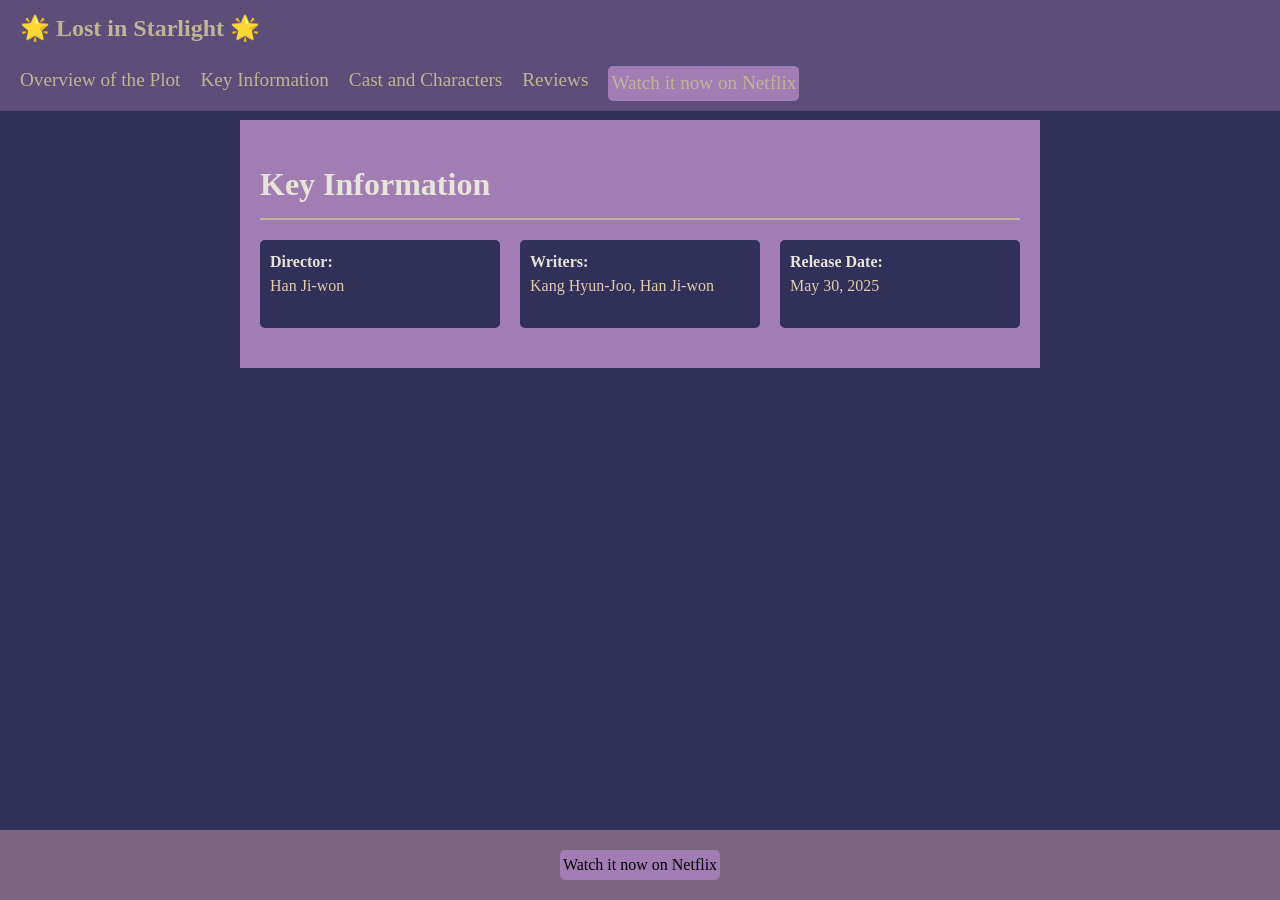
<file: Chapter-2-Links and navigation/02-MultipageWebsite/pages/KeyInfo.html>
<!DOCTYPE html>
<html lang="en">
    <head>
        <meta charset="UTF-8"> <!-- This specifies the character encoding for the document -->
        <meta name="viewport" content="width=device-width, initial-scale=1.0">
        <title>Lost in Starlight</title>
        <link rel="stylesheet" href="../MultiPage.css" />
    </head>
    <body> <!-- overview of the plot, key information, cast and/or creative team, characters and any reviews you can find-->
        
        <!-- NAVIGATION -->
        <nav class="navibar"> <!-- nav bar at the top which allows the user to quickly navigate to sections further down the page (anchor Ids) -->
            <span>
                <h1> 🌟 Lost in Starlight 🌟</h1>
            </span>
                <ul class="navi-link">
                    <li><a href="../Plot.html">Overview of the Plot</a></li>
                    <li><a href="KeyInfo.html">Key Information</a></li>
                    <li><a href="CastCharac.html">Cast and Characters</a></li>
                    <li><a href="Review.html">Reviews</a></li>
                    <li>
                        <a href="https://www.google.com/url?sa=t&source=web&rct=j&opi=89978449&url=https://www.netflix.com/title/81664623&ved=2ahUKEwixhPTckP2TAxW_UaQEHcxuLFoQFnoECCAQAQ&usg=AOvVaw22NrYnWTuZ1JkoyhBs_9R2" target="_blank" class="button">Watch it now on Netflix</a>
                    </li>
                </ul>
        </nav> 
        
        <!-- KEY INFORMATION -->
        <main>
            <section id="Information" class="key-dark">
                <h2 class="section-heading">Key Information</h2>
                <div class="key-grid">
                    <div class="key-card">
                        <span class="key-label">Director:</span>
                        <p>Han Ji-won</p>
                    </div>
                    <div class="key-card">
                        <span class="key-label">Writers:</span>
                        <p>Kang Hyun-Joo, Han Ji-won</p>
                    </div>
                    <div class="key-card">
                        <span class="key-label">Release Date:</span>
                        <p>May 30, 2025</p>
                    </div>
                </div>
            </section>
        </main>

        <!-- FOOTER -->
        <footer class="footer">
            <a href="https://www.google.com/url?sa=t&source=web&rct=j&opi=89978449&url=https://www.netflix.com/title/81664623&ved=2ahUKEwixhPTckP2TAxW_UaQEHcxuLFoQFnoECCAQAQ&usg=AOvVaw22NrYnWTuZ1JkoyhBs_9R2" target="_blank" class="button">Watch it now on Netflix</a>
        </footer>
    </body>
</html>
</file>
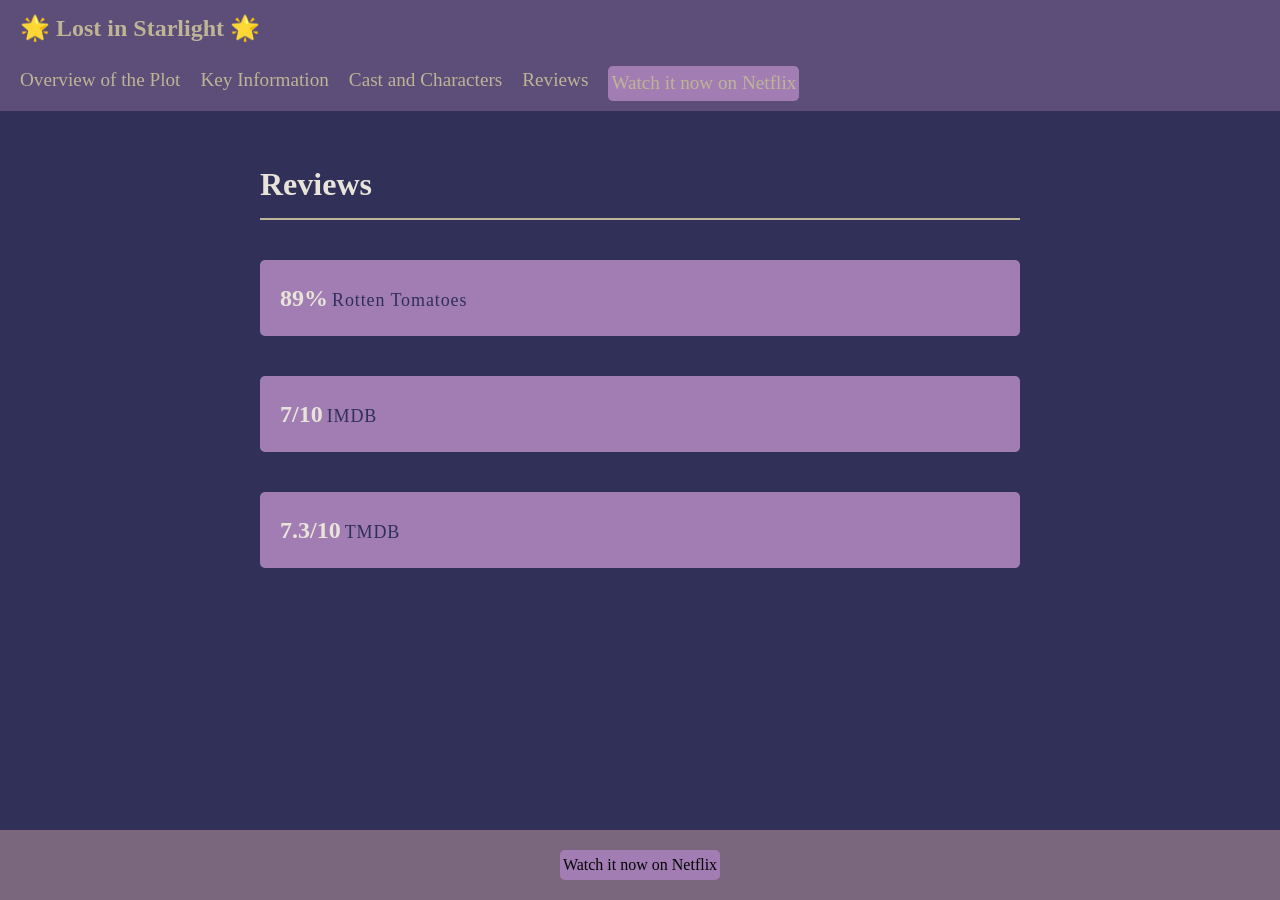
<file: Chapter-2-Links and navigation/02-MultipageWebsite/pages/Review.html>
<!DOCTYPE html>
<html lang="en">
    <head>
        <meta charset="UTF-8"> <!-- This specifies the character encoding for the document -->
        <meta name="viewport" content="width=device-width, initial-scale=1.0">
        <title>Lost in Starlight</title>
        <link rel="stylesheet" href="../MultiPage.css" />
    </head>
    <body> <!-- overview of the plot, key information, cast and/or creative team, characters and any reviews you can find-->
        
        <!-- NAVIGATION -->
        <nav class="navibar"> <!-- nav bar at the top which allows the user to quickly navigate to sections further down the page (anchor Ids) -->
            <span>
                <h1> 🌟 Lost in Starlight 🌟</h1>
            </span>
                <ul class="navi-link">
                    <li><a href="../Plot.html">Overview of the Plot</a></li>
                    <li><a href="KeyInfo.html">Key Information</a></li>
                    <li><a href="CastCharac.html">Cast and Characters</a></li>
                    <li><a href="Review.html">Reviews</a></li>
                    <li>
                        <a href="https://www.google.com/url?sa=t&source=web&rct=j&opi=89978449&url=https://www.netflix.com/title/81664623&ved=2ahUKEwixhPTckP2TAxW_UaQEHcxuLFoQFnoECCAQAQ&usg=AOvVaw22NrYnWTuZ1JkoyhBs_9R2" target="_blank" class="button">Watch it now on Netflix</a>
                    </li>
                </ul>
        </nav> 
        
        <!-- REVIEWS -->
        <main>
            <section id="reviews" class="review-content">
                <h2 class="section-heading">Reviews</h2>

                <div class="review">
                    <span class="review-rate">89%</span>
                    <span class="review-source">Rotten Tomatoes</span>
                </div>
                <div class="review">
                    <span class="review-rate">7/10</span>
                    <span class="review-source">IMDB</span>
                </div>
                <div class="review">
                    <span class="review-rate">7.3/10</span>
                    <span class="review-source">TMDB</span>
                </div>
            </section>
        </main>

        <!-- FOOTER -->
        <footer class="footer">
            <a href="https://www.google.com/url?sa=t&source=web&rct=j&opi=89978449&url=https://www.netflix.com/title/81664623&ved=2ahUKEwixhPTckP2TAxW_UaQEHcxuLFoQFnoECCAQAQ&usg=AOvVaw22NrYnWTuZ1JkoyhBs_9R2" target="_blank" class="button">Watch it now on Netflix</a>
        </footer>
    </body>
</html>
</file>
<file: Chapter-1-Introduction to HTML and CSS/01-HTML and CSS Resource/style.css>
/* CSS style for whole page */

html {
    scroll-behavior: smooth;
    box-sizing: border-box;
    margin: 0;
    padding: 0;
}

/* CSS style for body */
body {
    font-family: Georgia, serif;
    background-color: black;
    color: #e8e8e8;
    font-size: 16px;
    line-height: 1.7;
}

/*  HEADER  */
.header {
    background-color: #111111;
    border-bottom: 3px solid #4caf50;
    padding: 48px 32px;
    text-align: center;
}

h1 {
    font-size: 32px;
    font-weight: bold;
    color: #4caf50;
    letter-spacing: 0.02em;
}

/*  MAIN */
main {
    max-width: 900px;
    margin: 0 auto;
    padding: 48px 24px;
}

/*  SECTIONS  */
.section {
    margin-bottom: 56px;
}

.section-title {
    font-size: 26px;
    font-weight: bold;
    color: #4caf50;
    margin-bottom: 24px;
    padding-bottom: 10px;
    border-bottom: 2px solid #2d6a2d;
    display: inline-block;
}

/*  CARDS  */
.card {
    background-color: #1a1a1a;
    border: 1px solid #2a2a2a;
    border-left: 3px solid #3a8a3a;
    border-radius: 6px;
    padding: 22px 26px;
    margin-bottom: 16px;
}

.card:hover {
    border-left-color: #4caf50;
    background-color: #1e1e1e;
}

/*  CARD TITLE (h3) */
.card-title {
    font-size: 16px;
    color: #81c784;
    margin-bottom: 10px;
    font-family: Georgia, serif;
}

/*  PARAGRAPHS  */
p {
    color: #b0b0b0;
    margin-bottom: 11px;
    font-size: 15px;
}

/*  INLINE CODE  */
code {
    font-family: 'Courier New', Courier, monospace;
    font-size: 14px;
    background-color: #0d1f0d;
    color: #81c784;
    padding: 2px 7px;
    border-radius: 3px;
    border: 1px solid #2d4a2d;
}

/*  CODE BLOCKS  */
pre {
    background-color: #0d1f0d;
    border: 1px solid #2d4a2d;
    border-left: 3px solid #2d6a2d;
    border-radius: 5px;
    padding: 16px 19px;
    overflow-x: auto;
    margin-top: 8px;
}

pre code {
    background: none;
    border: none;
    padding: 0;
    color: #81c784;
    font-size: 14px;
    line-height: 1.7;
}

/*  LISTS inside cards  */
ul, ol {
    padding-left: 22px;
    margin-bottom: 0.8rem;
}

li {
    color: #b0b0b0;
    margin-bottom: 5px;
    font-size: 15px;
}

/*  CSS styles for h2, h3 */
h2 {
    color: #4caf50;
}

h3 {
    color: #81c784;
}
</file>
<file: Chapter-2-Links and navigation/02-OnepageWebsite/Onepage.css>
/* CSS styles for the whole page */
*{
    box-sizing: border-box;
    margin: 0;
    padding: 0;
}

/* CSS styles for the body section */
body {
    font-family: 'Times New Roman', Times, serif;
    font-size: 16px;
    line-height: 1.5;
    background-color: #303059;
    color: #c0b496;
    padding-top: 120px;
}

/* CSS styles for the heading section */
h1, h2, h3 {
    line-height: 1.5;
    margin-bottom: 20px;
}

/* CSS styles for the paragraph section */
p {
    margin-bottom: 20px;
    color: #e1cdae;
}

/* CSS styles for the links */
a {
    color:#c0b496;
    text-decoration: none;
}

a:hover {
    text-decoration: underline;
}

/* CSS styles for the section */
section {
    scroll-margin: 120px;
}

.section-heading {
    font-size: 2em;
    margin-bottom: 20px;
    padding-bottom: 10px;
    border-bottom: 2px solid #c0b496;
    color: #e8e4d9;
}

/* Navigation styles */

.navibar {
    background-color: #5c4e79;
    padding: 10px 20px;
    position: fixed;
    top: 0;
    width: 100%;
    z-index: 1000;
}

.navi-link {
    list-style: none;
    display: flex;
    gap: 20px;
}

.navi-link a {
    color: #c0b496;
    text-decoration: none;
    font-size: 1.2em;
}

.navi-link a:hover {
    color: #e8e4d9;
    text-decoration: underline;
}

/* Button styles */
.button {
    display: inline-block;
    padding: 3px;
    background-color: #a17db3;
    color: #040404;
    text-decoration: none;
    border-radius: 5px;
    transition: background-color 0.3s ease;
}

.button:hover {
    background-color: #303059;
    color: #a17db3;
}

/* Overview styles */

.overview {
    max-width: 800px;
    padding: 40px 20px;
    margin: 0 auto;
}

.overview-content {
    font-size: 1.2em;
    color: #7d7567;
}

/* Key Information styles */
.key-dark {
    background-color: #a17db3;
    max-width: 800px;
    padding: 40px 20px;
    margin: 0 auto;
}

.key-heading {
    font-size: 2em;
    margin-bottom: 20px;
    padding-bottom: 10px;
}

.key-grid {
    display: grid;
    grid-template-columns: repeat(auto-fit, minmax(200px, 1fr));
    gap: 20px;
}

.key-card {
    background-color: #303059;
    padding: 10px;
    border-radius: 5px;
}

.key-label {
    font-weight: bold;
    color: #e8e4d9;
}

/* Cast styles */

.cast-content {
    display: flex;
    flex-wrap: wrap;
    gap: 20px;
}

.cast-card {
    background-color: #a17db3;
    padding: 10px;
    border-radius: 5px;
    flex: 1 1 calc(33.333% - 20px);
}

.cast-name {
    font-weight: bold;
    color: #e8e4d9;
    text-align: center;
    margin-bottom: 2px;
}

.cast-role {
    color: #303059;
    text-align: center;
    margin-bottom: 10px;
}

.cast-voice {
    text-align: center;
}

.review-content {
    max-width: 800px;
    padding: 40px 20px;
    margin: 0 auto;
}

.review {
    background-color: #a17db3;
    padding: 20px;
    border-radius: 5px;
    max-width: 800px;
    margin: 40px auto;
}

.review-rate {
    font-size: 1.5em;
    font-weight: bold;
    color: #e8e4d9;
    margin-bottom: 10px;
}

.review-source {
    color: #303059;
    font-size: 18px;
    letter-spacing: 0.05em;
}

/* Footer styles */

.footer {
    background-color: #7b677d;
    color: #a581a9;
    text-align: center;
    padding: 20px;
    margin-top: 40px;
}
</file>
<file: Chapter-4-Page Layout/04-StructuringWebpage/style.css>
/* CSS styles for the whole page */
* {
    margin: 0px;
    padding: 5px;
    box-sizing: border-box;
}

/* CSS styles for the header */
header {
    font-family: tahoma;
    font-weight: 700;
    text-align: center;
    background-color: #17072b;
    color: #fff;
}

/* CSS styles for the header list items */
header li {
    font-family: 'Arial';
    font-weight: 100;
}

/* CSS styles for the class name "navi-bar" */
.navi-bar {
    justify-content: center;
    list-style: none;
    display: flex;
    gap: 10px;
}

/* CSS styles for the body content */
body {
    font-family: 'Arial';
    font-weight: 400;
    min-height: 100vh;
    display: flex;
    flex-direction: column;
}

/* CSS style to fill up the screen */
main {
    flex: 1;
}

/* CSS styles for the h1 and h2 elements */
h1, h2 {
    text-decoration: underline;
    font-family: tahoma;
}

/* CSS styles for the div element */
.main-cont {
    display: flex;
    gap: 15px;
    align-items: flex-start;
}

/* CSS styles for the article image */
article img {
    width: 100%;
    height: auto;
    object-fit: cover;
    border-radius: 5px;
    flex: 2;
}

/* CSS styles for the aside content */
aside {
    float: right;
    background-color: #172d67;
    color: #fff;
    padding: 10px;
    margin-left: 10px;
    min-width: 200px;
}

/* CSS styles for the class "side-images" */
.side-images {
    display: flex;
    flex-direction: row;
    gap: 5px;
    padding: 0px; /* remove the 30px padding */
}

/* CSS styles for img tag under class "side-images */
.side-images img {
    width: 50%;
    height: auto;
    border-radius: 5px;
    object-fit: cover;
}

/* CSS styles for the footer element */
footer {
    text-align: center;
    background-color: #8c15e9;
    color: #fff;
    margin-top: 0px;
}
</file>
<file: Chapter-6-Javascript/06-PetrolCalculator/style.css>
@font-face {
            font-family: 'VT323';
            src: url(font/VT323-Regular.ttf) format('truetype');
        }
body {
    font-family: 'VT323';
    max-width: 500px;
    margin: 50px auto;
    padding: 20px;
    background-color: black;
    color: white;
}

/* Styling for the input fields */
input {
    display: block;
    width: 100%;
    margin-bottom: 20px;
    padding: 10px;
    font-size: 20px;
    font-family: 'VT323';
}

/* Adding green outline to the input field when it is focused */
input:focus {
    outline: 3px solid #235c23;
}

/* Styling for the calculate button (both hover and normal state) */
button {
    padding: 10px 20px;
    font-size: 30px;
    background-color: #00ff00;
    border: none;
    cursor: pointer;
    font-family: 'VT323';
}

button:hover {
    background-color: #00cc00;
}

/* Styling for the total cost display to contrast the black background */
#total {
    font-size: 24px;
    font-weight: bold;
    color: #ffff;
    margin-top: 20px;
}
</file>
<file: Chapter-6-Javascript/06-RGBGame/style.css>
* {
    box-sizing: border-box;
    margin: 0;
    padding: 0;
}

/* Body */
body {
    font-family: Georgia, serif;
    background-color: #0f0f0f;
    color: #e8e8e8;
    min-height: 100vh;
    display: flex;
    flex-direction: column;
    align-items: center;
    justify-content: center;
    padding: 40px 20px;
    text-align: center;
}

/*  Heading */
h1 {
    font-size: 32px;
    color: #ffffff;
    letter-spacing: 2px;
    text-transform: uppercase;
    margin-bottom: 20px;
}

/*  RGB value display  */
#RGB-display {
    font-family: 'Courier New', Courier, monospace;
    font-size: 26px;
    color: #ffffff;
    background-color: #1a1a1a;
    border: 2px solid #333;
    padding: 12px 30px;
    border-radius: 6px;
    margin-bottom: 20px;
    letter-spacing: 1px;
}

/* Stats row (lives + score) */
#stat {
    display: flex;
    gap: 40px;
    justify-content: center;
    margin-bottom: 16px;
    font-size: 18px;
    color: #aaaaaa;
}

/* Feedback message */
#message {
    font-size: 18px;
    min-height: 28px;
    margin-bottom: 24px;
    font-weight: bold;
}

/* Correct message colour */
#message.correct {
    color: #4caf50;
}

/* Wrong message colour */
#message.wrong {
    color: #e53935;
}

/* Game over message */
#message.gameover {
    color: #ffa726;
    font-size: 22px;
}

/* Colour option */
#box {
    display: flex;
    gap: 20px;
    justify-content: center;
    margin-bottom: 30px;
    flex-wrap: wrap;
}

/* Each clickable colour box */
.option {
    width: 160px;
    height: 160px;
    border-radius: 8px;
    cursor: pointer;
    border: 3px solid #333;
    transition: transform 0.15s ease, border-color 0.15s ease;
}

/* hover effect on colour boxes */
.option:hover {
    transform: scale(1.06);
    border-color: #ffffff;
}

/*  Replay button  */
#replay {
    font-family: Georgia, serif;
    font-size: 16px;
    background-color: #ffffff;
    color: #0f0f0f;
    border: none;
    padding: 12px 32px;
    border-radius: 5px;
    cursor: pointer;
    letter-spacing: 1px;
    text-transform: uppercase;
    font-weight: bold;
}

/* Hover effect on replay button */
#replay:hover {
    background-color: #cccccc;
}
</file>
<file: Chapter-2-Links and navigation/02-MultipageWebsite/MultiPage.css>
/* CSS styles for the whole page */
*{
    box-sizing: border-box;
    margin: 0;
    padding: 0;
}

/* CSS styles for the body section */
body {
    font-family: 'Times New Roman', Times, serif;
    font-size: 16px;
    line-height: 1.5;
    background-color: #303059;
    color: #c0b496;
    padding-top: 120px;
    min-height: 100vh;
    display: flex;
    flex-direction: column;
}

main {
    flex: 1;
}

/* CSS styles for the h1, h2, h3 elements */
h1, h2, h3 {
    line-height: 1.5;
    margin-bottom: 20px;
}

/* CSS styles for the paragraph section */
p {
    margin-bottom: 20px;
    color: #e1cdae;
}

/* CSS styles for the links */
a {
    color:#c0b496;
    text-decoration: none;
}

/* For the hover state of the links */
a:hover {
    text-decoration: underline;
}

/* CSS styles for the section */
section {
    scroll-margin: 120px;
}

.section-heading {
    font-size: 2em;
    margin-bottom: 20px;
    padding-bottom: 10px;
    border-bottom: 2px solid #c0b496;
    color: #e8e4d9;
}

/* Navigation styles */

.navibar {
    background-color: #5c4e79;
    padding: 10px 20px;
    position: fixed;
    top: 0;
    width: 100%;
    z-index: 1000;
}

.navi-link {
    list-style: none;
    display: flex;
    gap: 20px;
}

.navi-link a {
    color: #c0b496;
    text-decoration: none;
    font-size: 1.2em;
}

.navi-link a:hover {
    color: #e8e4d9;
    text-decoration: underline;
}

/* Button styles */
.button {
    display: inline-block;
    padding: 3px;
    background-color: #a17db3;
    color: #040404;
    text-decoration: none;
    border-radius: 5px;
    transition: background-color 0.3s ease;
}

.button:hover {
    background-color: #303059;
    color: #a17db3;
}

/* Overview styles */

.overview {
    max-width: 800px;
    padding: 40px 20px;
    margin: 0 auto;
}

.overview-content {
    font-size: 1.2em;
    color: #7d7567;
}

/* Key Information styles */
.key-dark {
    background-color: #a17db3;
    max-width: 800px;
    padding: 40px 20px;
    margin: 0 auto;
}

.key-heading {
    font-size: 2em;
    margin-bottom: 20px;
    padding-bottom: 10px;
}

.key-grid {
    display: grid;
    grid-template-columns: repeat(auto-fit, minmax(200px, 1fr));
    gap: 20px;
}

.key-card {
    background-color: #303059;
    padding: 10px;
    border-radius: 5px;
}

.key-label {
    font-weight: bold;
    color: #e8e4d9;
}

/* Cast styles */

.cast-content {
    display: flex;
    flex-wrap: wrap;
    gap: 20px;
}

.cast-card {
    background-color: #a17db3;
    padding: 10px;
    border-radius: 5px;
    flex: 1 1 calc(33.333% - 20px);
}

.cast-name {
    font-weight: bold;
    color: #e8e4d9;
    text-align: center;
    margin-bottom: 2px;
}

.cast-role {
    color: #303059;
    text-align: center;
    margin-bottom: 10px;
}

.cast-img {
    width: 100%;
    height: 180px;
    object-fit: cover;
    border-radius: 5px;
    margin-bottom: 8px;
}

.cast-voice {
    text-align: center;
}

.review-content {
    max-width: 800px;
    padding: 40px 20px;
    margin: 0 auto;
}

.review {
    background-color: #a17db3;
    padding: 20px;
    border-radius: 5px;
    max-width: 800px;
    margin: 40px auto;
}

.review-rate {
    font-size: 1.5em;
    font-weight: bold;
    color: #e8e4d9;
    margin-bottom: 10px;
}

.review-source {
    color: #303059;
    font-size: 18px;
    letter-spacing: 0.05em;
}

/* Footer styles */

.footer {
    background-color: #7b677d;
    color: #a581a9;
    text-align: center;
    padding: 20px;
    margin-top: 40px;
}
</file>
